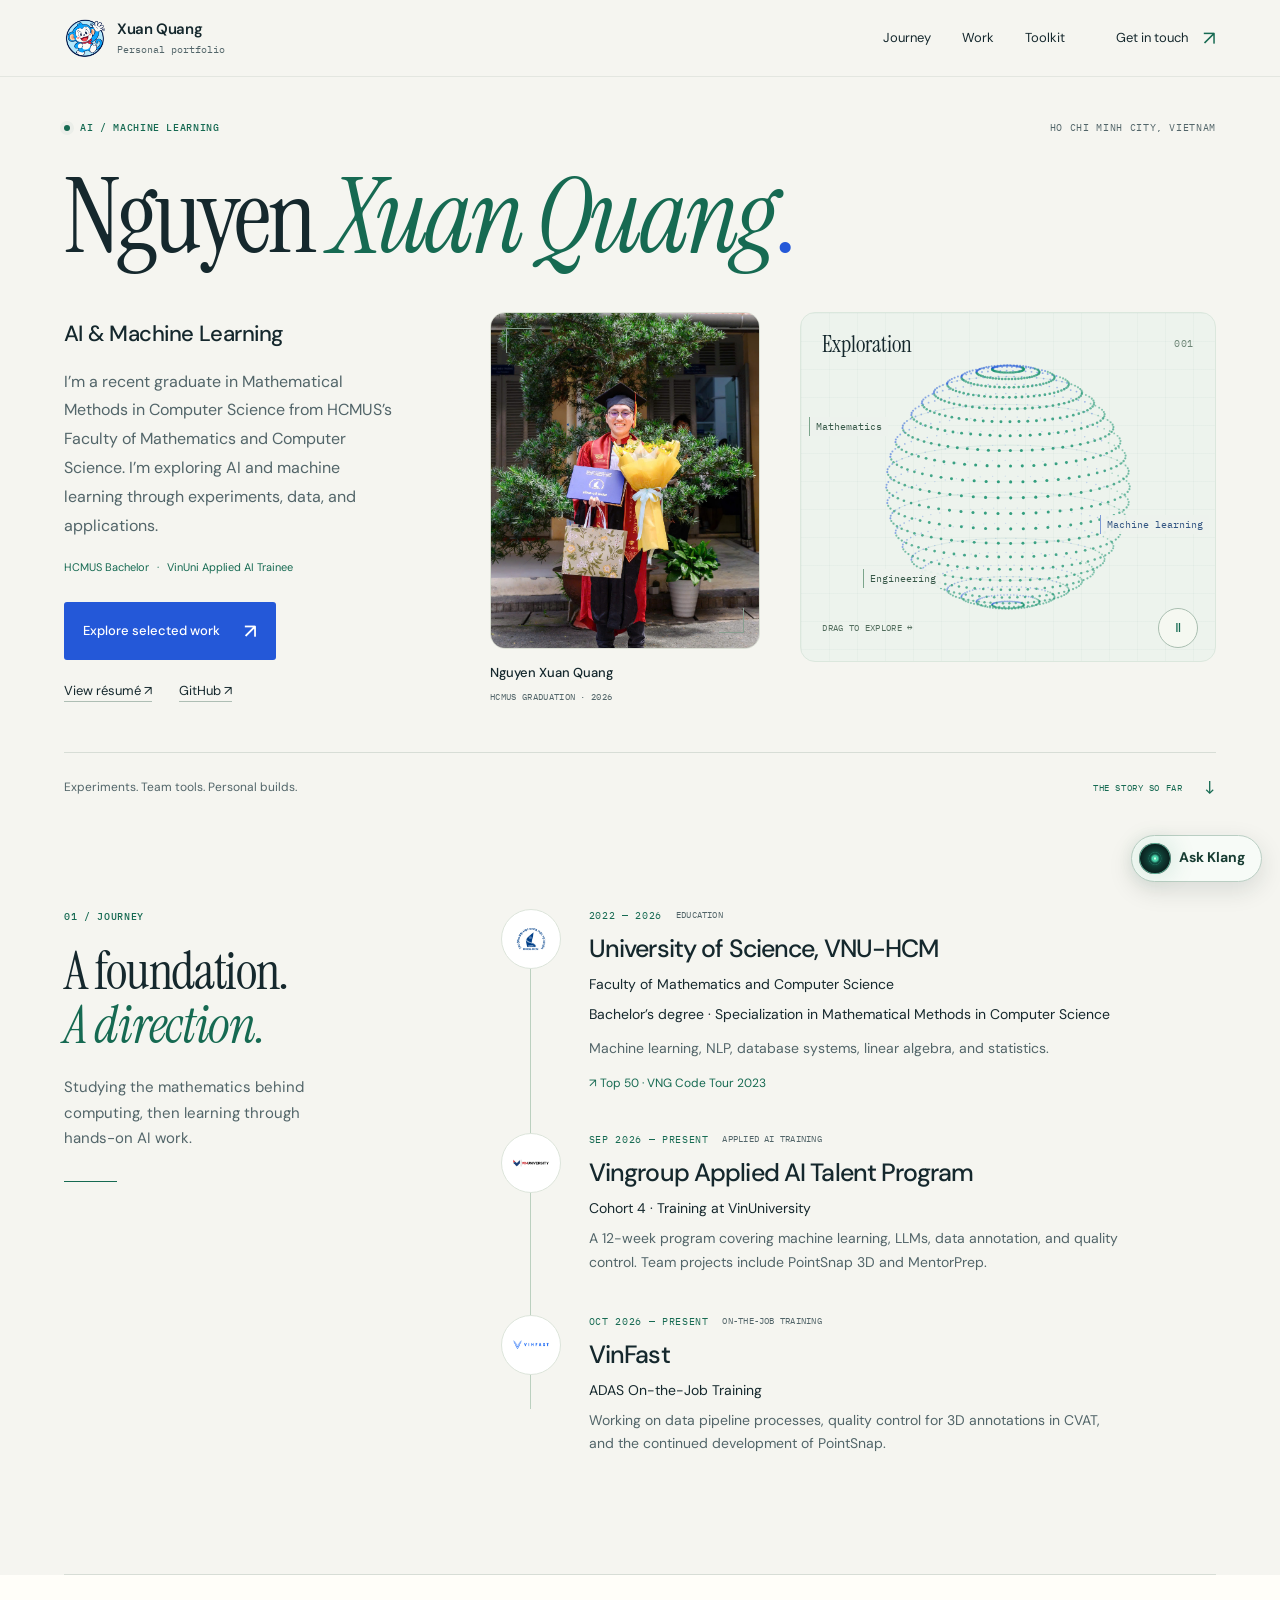
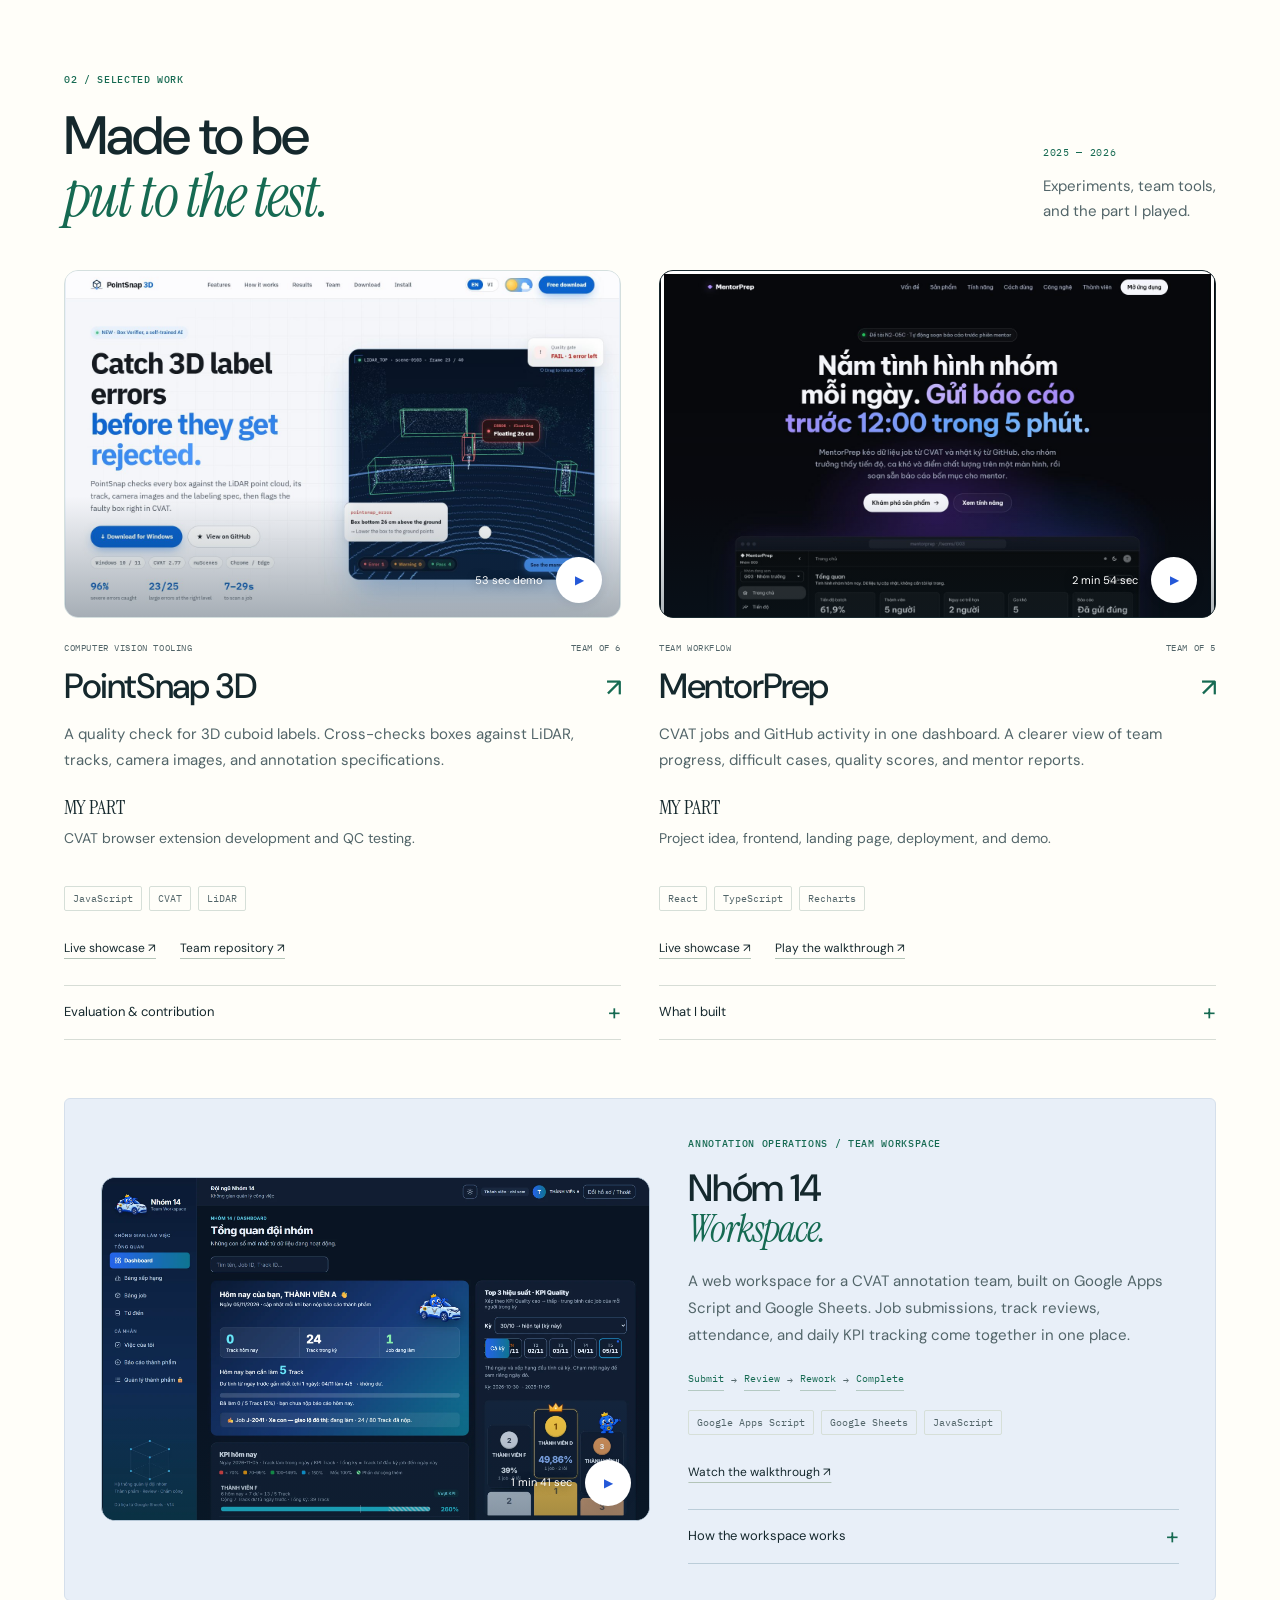
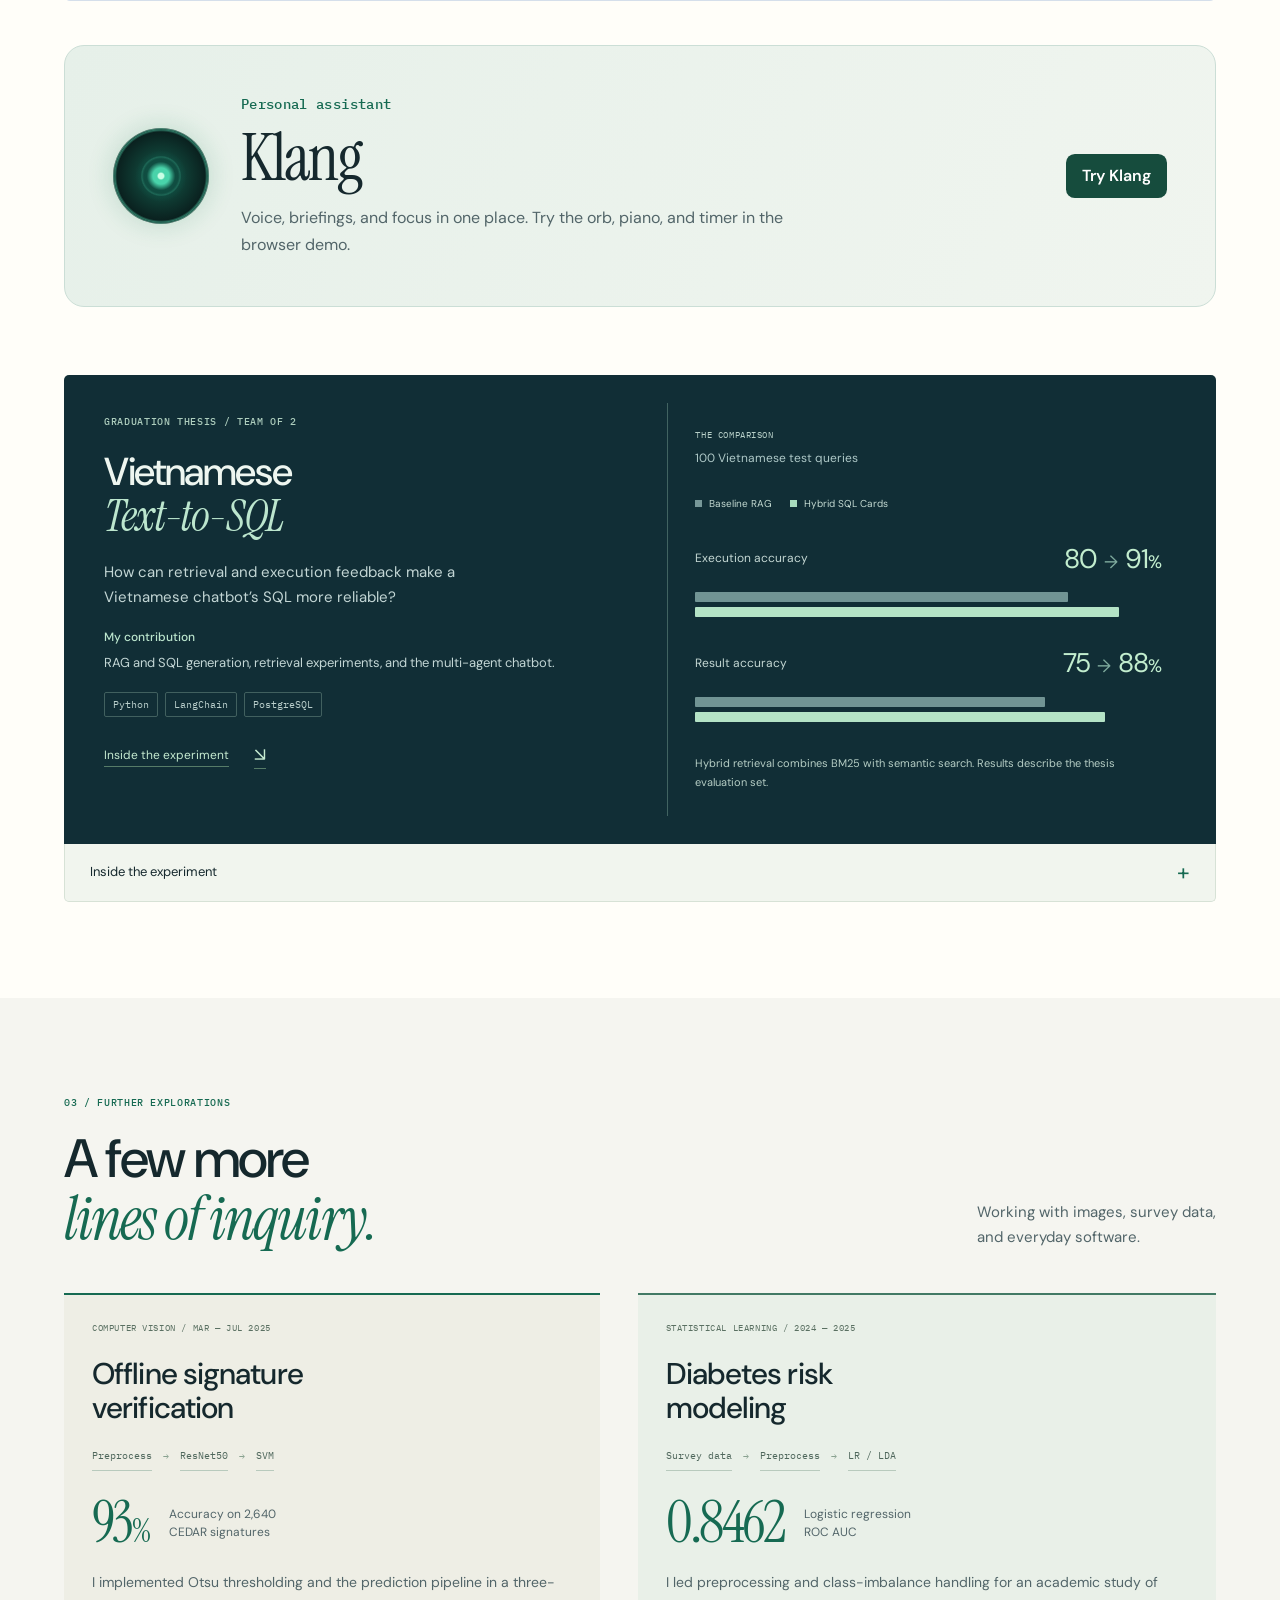
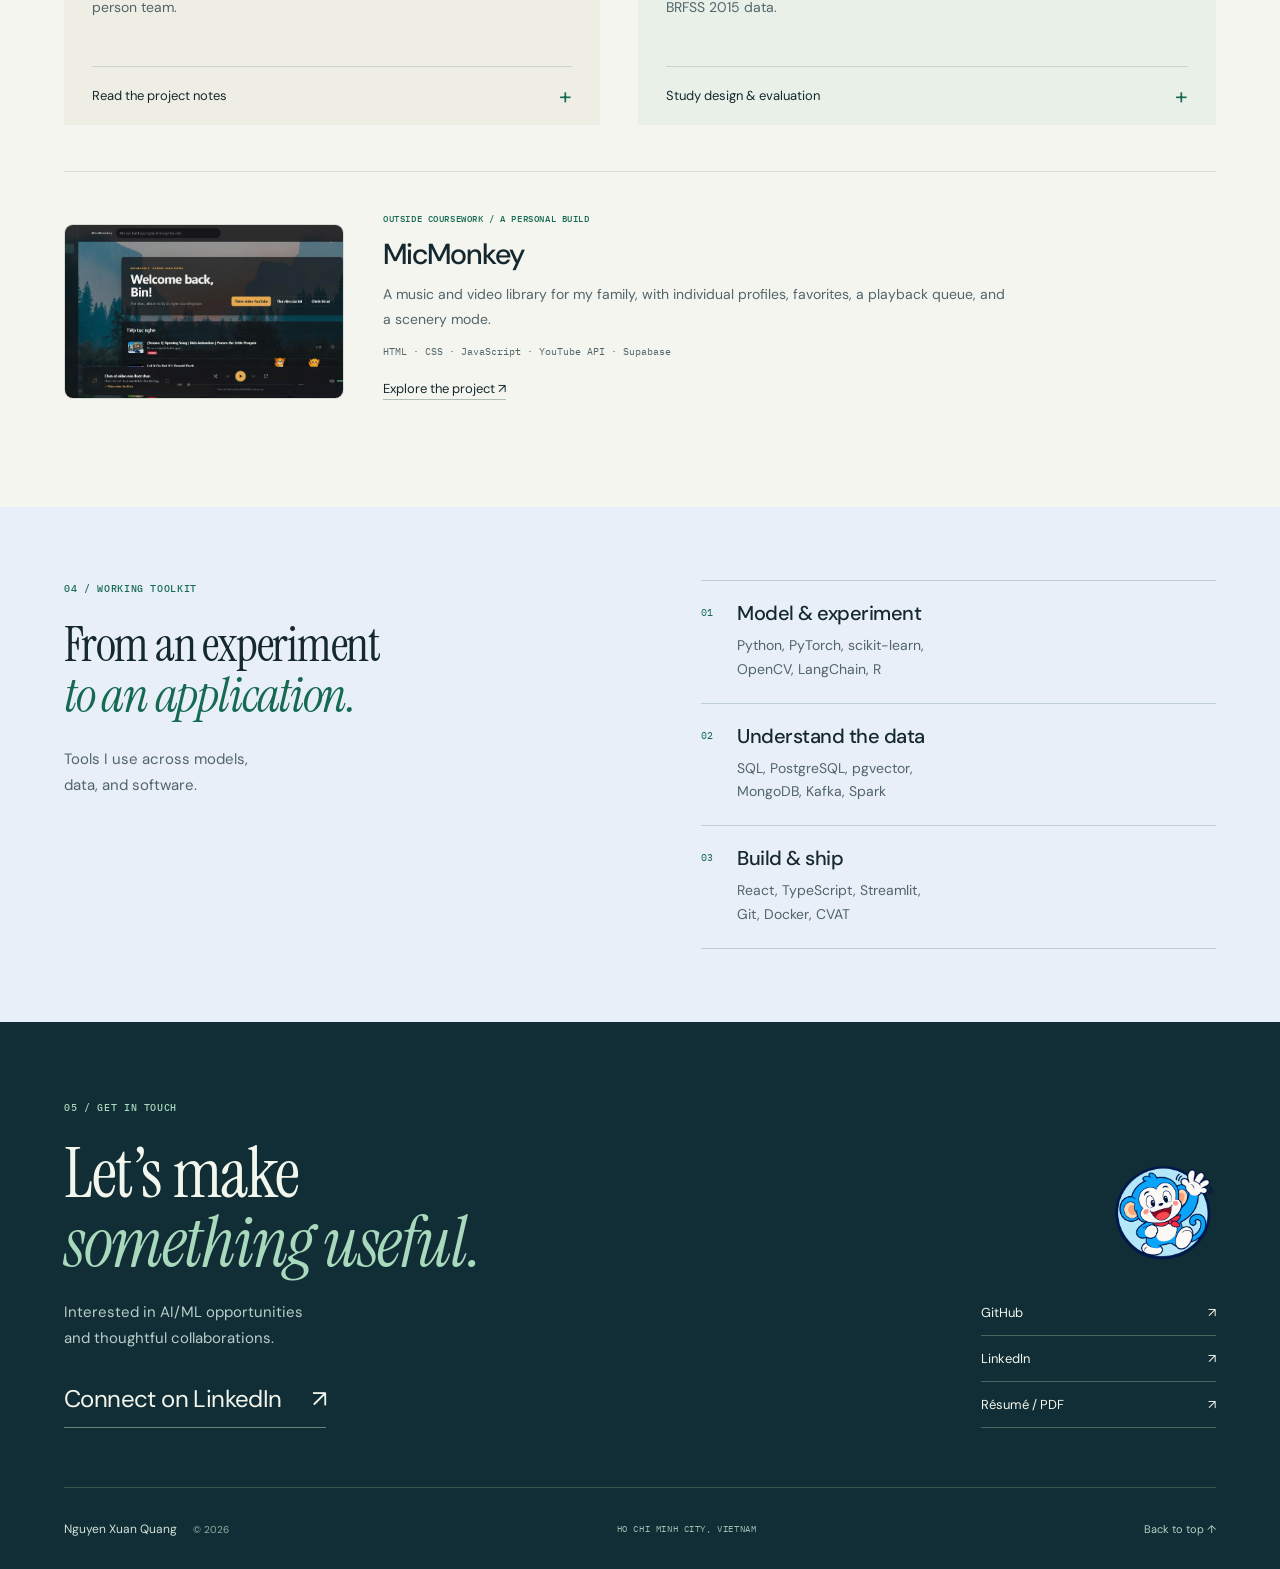
<file: index.html>
<!doctype html>
<html lang="en">
<head>
  <meta charset="utf-8">
  <meta name="viewport" content="width=device-width,initial-scale=1">
  <meta name="theme-color" content="#F5F5F0">
  <meta name="description" content="Nguyen Xuan Quang — AI and machine learning portfolio. Education, hands-on experience, selected experiments, and product demos.">
  <meta property="og:title" content="Nguyen Xuan Quang — AI / ML">
  <meta property="og:description" content="A foundation in mathematics. An open field in AI. Explore my journey, selected work, and project demos.">
  <meta property="og:type" content="website">
  <meta property="og:url" content="https://quang1104.github.io/">
  <title>Nguyen Xuan Quang — AI / ML</title>
  <link rel="icon" href="assets/quang-logo.png" type="image/png">
  <link rel="preconnect" href="https://fonts.googleapis.com">
  <link rel="preconnect" href="https://fonts.gstatic.com" crossorigin>
  <link href="https://fonts.googleapis.com/css2?family=DM+Sans:wght@400;450;500;550;600;650;700&family=IBM+Plex+Mono:wght@400;500&family=Instrument+Serif:ital@0;1&display=swap" rel="stylesheet">
  <link rel="stylesheet" href="style.css">
  <script src="app.js" defer></script>
  <link rel="stylesheet" href="klang/style.css">
  <script type="module" src="klang/guide.js"></script>
</head>
<body>
<a class="skip-link" href="#main">Skip to content</a>
<header class="header"><div class="header-inner wrap">
  <a class="brand" href="#home" aria-label="Quang, back to top"><img class="brand-logo" src="assets/quang-logo.png" alt="Quang's blue monkey logo" width="42" height="42"><span>Xuan Quang<span class="brand-sub">Personal portfolio</span></span></a>
  <nav aria-label="Main navigation"><a href="#journey">Journey</a><a href="#work">Work</a><a href="#toolkit">Toolkit</a><a class="nav-contact" href="#contact">Get in touch <span aria-hidden="true">↗</span></a></nav>
</div></header>
<main id="main">
<section class="hero wrap" id="home" aria-labelledby="intro-title">
  <div class="hero-index"><p class="eyebrow"><span class="status-dot"></span> AI / MACHINE LEARNING</p><span class="mono">HO CHI MINH CITY, VIETNAM</span></div>
  <h1 id="intro-title">Nguyen <em>Xuan Quang</em><span class="title-dot">.</span></h1>
  <div class="opening-spread">
    <div class="hero-copy">
      <p class="hero-role">AI &amp; Machine Learning</p>
      <p class="hero-intro">I’m a recent graduate in Mathematical Methods in Computer Science from HCMUS’s Faculty of Mathematics and Computer Science. I’m exploring AI and machine learning through experiments, data, and applications.</p>
      <p class="identity-line">HCMUS Bachelor <span>·</span> VinUni Applied AI Trainee</p>
      <a class="button blue" href="#work">Explore selected work <span aria-hidden="true">↗</span></a>
      <div class="hero-links"><a class="text-link" href="assets/Nguyen-Xuan-Quang-CV.pdf" target="_blank" rel="noopener">View résumé ↗</a><a class="text-link" href="https://github.com/Quang1104" target="_blank" rel="noopener">GitHub ↗</a></div>
    </div>
    <figure class="portrait">
      <div class="portrait-frame">
        <img src="assets/portrait.jpg" alt="Nguyen Xuan Quang in graduation attire holding his diploma and a bouquet" width="1703" height="2560" fetchpriority="high">
      </div>
      <figcaption><span>Nguyen Xuan Quang</span><span class="mono">HCMUS GRADUATION · 2026</span></figcaption>
    </figure>
    <figure class="hero-art" aria-label="An interactive geometric point sphere representing an open exploration of AI and machine learning">
      <div class="art-top"><span>Exploration</span><span class="mono">001</span></div>
      <canvas id="sphere" aria-hidden="true"></canvas>
      <span class="sphere-label label-one">Mathematics</span><span class="sphere-label label-two">Machine learning</span><span class="sphere-label label-three">Engineering</span>
      <figcaption><span class="mono">DRAG TO EXPLORE <span aria-hidden="true">↔</span></span><button id="motion-toggle" type="button" aria-label="Pause sphere animation" aria-pressed="false">Ⅱ</button></figcaption>
    </figure>
  </div>
  <div class="hero-foot"><span>Experiments. Team tools. Personal builds.</span><a href="#journey" class="mono">THE STORY SO FAR <span aria-hidden="true">↓</span></a></div>
</section>

<section class="journey wrap section" id="journey" aria-labelledby="journey-title">
  <div class="section-aside"><p class="eyebrow">01 / JOURNEY</p><h2 class="serif" id="journey-title">A foundation.<br><em>A direction.</em></h2><p>Studying the mathematics behind computing, then learning through hands-on AI work.</p><span class="aside-rule" aria-hidden="true"></span></div>
  <div class="timeline">
      <article class="journey-row"><div class="journey-date mono">2022 — 2026<span>EDUCATION</span></div><div class="journey-body"><h3>University of Science, VNU-HCM</h3><p class="journey-role">Faculty of Mathematics and Computer Science</p><p class="degree-line">Bachelor’s degree · Specialization in Mathematical Methods in Computer Science</p><p>Machine learning, NLP, database systems, linear algebra, and statistics.</p><span class="achievement">↗ Top 50 · VNG Code Tour 2023</span></div><a class="institution" href="https://hcmus.edu.vn/" target="_blank" rel="noopener" aria-label="Visit HCMUS"><img src="assets/hcmus.png" alt="HCMUS" width="100" height="100" loading="lazy"></a></article>
      <article class="journey-row"><div class="journey-date mono">SEP 2026 — PRESENT<span>APPLIED AI TRAINING</span></div><div class="journey-body"><h3>Vingroup Applied AI Talent Program</h3><p class="journey-role">Cohort 4 · Training at VinUniversity</p><p>A 12-week program covering machine learning, LLMs, data annotation, and quality control. Team projects include PointSnap 3D and MentorPrep.</p></div><a class="institution" href="https://vinuni.edu.vn/" target="_blank" rel="noopener" aria-label="Visit VinUniversity"><img src="assets/vinuni.png" alt="VinUniversity" width="100" height="100" loading="lazy"></a></article>
      <article class="journey-row"><div class="journey-date mono">OCT 2026 — PRESENT<span>ON-THE-JOB TRAINING</span></div><div class="journey-body"><h3>VinFast</h3><p class="journey-role">ADAS On-the-Job Training</p><p>Working on data pipeline processes, quality control for 3D annotations in CVAT, and the continued development of PointSnap.</p></div><a class="institution" href="https://vinfastauto.com/vn_vi" target="_blank" rel="noopener" aria-label="Visit VinFast"><img src="assets/vinfast.png" alt="VinFast" width="100" height="100" loading="lazy"></a></article></div>
</section>

<section class="work section" id="work" aria-labelledby="work-title"><div class="wrap">
  <div class="section-heading"><div><p class="eyebrow">02 / SELECTED WORK</p><h2 id="work-title">Made to be<br><em>put to the test.</em></h2></div><div class="heading-note"><span class="mono">2025 — 2026</span><p>Experiments, team tools, <br>and the part I played.</p></div></div>
  <div class="project-pair">
      <article class="project" id="pointsnap-project">
        <button class="project-image pointsnap-image" type="button" data-video="pointsnap" aria-label="Play PointSnap 3D demo, 53 seconds"><img src="assets/pointsnap.jpg" alt="PointSnap 3D project interface with LiDAR points and flagged cuboid labels" width="1440" height="900" loading="lazy"><span class="video-chip">53 sec demo <span class="play-icon" aria-hidden="true">▶</span></span></button>
        <div class="project-meta mono"><span>COMPUTER VISION TOOLING</span><span>TEAM OF 6</span></div><h3>PointSnap 3D <span aria-hidden="true">↗</span></h3><p>A quality check for 3D cuboid labels. Cross-checks boxes against LiDAR, tracks, camera images, and annotation specifications.</p><p class="project-role"><span>MY PART</span> CVAT browser extension development and QC testing.</p><div class="tags"><span>JavaScript</span><span>CVAT</span><span>LiDAR</span></div><div class="project-links"><a href="https://pointsnap-3d.vercel.app/" target="_blank" rel="noopener">Live showcase ↗</a><a href="https://github.com/imvhuy/PointSnap-3D-Tool" target="_blank" rel="noopener">Team repository ↗</a></div><details class="project-detail" id="pointsnap-contribution"><summary>Evaluation &amp; contribution <span aria-hidden="true">+</span></summary><p>I developed the browser extension that brings checks into the CVAT workflow and tested its QC results. On five held-out nuScenes scenes with injected errors (4,025 boxes), the team’s tool caught 47 of 49 severe errors and 21 of 23 orientation flips.</p><p class="small-note">Numbers follow the evaluation recorded in my CV. The linked showcase may reflect later versions.</p></details>
      </article>
      <article class="project">
        <button class="project-image mentorprep-image" type="button" data-video="mentorprep" aria-label="Play MentorPrep demo, 2 minutes 54 seconds"><img src="assets/mentorprep.jpg" alt="MentorPrep showcase and team progress dashboard" width="1440" height="900" loading="lazy"><span class="video-chip">2 min 54 sec <span class="play-icon" aria-hidden="true">▶</span></span></button>
        <div class="project-meta mono"><span>TEAM WORKFLOW</span><span>TEAM OF 5</span></div><h3>MentorPrep <span aria-hidden="true">↗</span></h3><p>CVAT jobs and GitHub activity in one dashboard. A clearer view of team progress, difficult cases, quality scores, and mentor reports.</p><p class="project-role"><span>MY PART</span> Project idea, frontend, landing page, deployment, and demo.</p><div class="tags"><span>React</span><span>TypeScript</span><span>Recharts</span></div><div class="project-links"><a href="https://nexus-workspace-demo.vercel.app/showcase" target="_blank" rel="noopener">Live showcase ↗</a><button type="button" data-video="mentorprep">Play the walkthrough ↗</button></div><details class="project-detail"><summary>What I built <span aria-hidden="true">+</span></summary><p>I proposed the idea, built the frontend and landing page, deployed the showcase, and recorded the demo. I also tested the web app and produced annotation data in CVAT. The team system pulls job and activity data together and drafts the report before a mentor session.</p></details>
      </article></div>
  <article class="workspace-project" id="nhom14-workspace" aria-labelledby="nhom14-title">
    <button class="project-image workspace-image" type="button" data-video="nhom14" aria-label="Play Nhóm 14 Workspace demo, 1 minute 41 seconds"><img src="assets/nhom14-dashboard.webp" alt="Nhóm 14 Workspace dashboard showing job progress, daily KPI, and the team leaderboard" width="2160" height="1350" loading="lazy"><span class="video-chip">1 min 41 sec <span class="play-icon" aria-hidden="true">▶</span></span></button>
    <div class="workspace-copy"><p class="eyebrow">ANNOTATION OPERATIONS / TEAM WORKSPACE</p><h3 id="nhom14-title">Nhóm 14<br><em>Workspace.</em></h3><p>A web workspace for a CVAT annotation team, built on Google Apps Script and Google Sheets. Job submissions, track reviews, attendance, and daily KPI tracking come together in one place.</p><div class="workspace-flow" aria-label="Submit, review, rework, and complete"><span>Submit</span><i aria-hidden="true">→</i><span>Review</span><i aria-hidden="true">→</i><span>Rework</span><i aria-hidden="true">→</i><span>Complete</span></div><div class="tags"><span>Google Apps Script</span><span>Google Sheets</span><span>JavaScript</span></div><div class="project-links"><button type="button" data-video="nhom14">Watch the walkthrough ↗</button></div><details class="project-detail"><summary>How the workspace works <span aria-hidden="true">+</span></summary><p>Members submit annotation output by job and track their own tasks. Reviewers return tracks with issue notes, recheck corrections, and mark completed work. Admins assign jobs, configure daily KPI, manage attendance, and review weekly progress.</p><p>The app keeps a change history and uses revision checks to reduce conflicting edits. Separate member, reviewer, and admin flows support the team’s annotation process, while performance and discipline leaderboards make progress visible.</p></details></div>
  </article>
  <noscript><p class="nojs-videos">Project videos: <a href="assets/pointsnap-demo.mp4">PointSnap 3D</a> · <a href="assets/mentorprep-demo.mp4">MentorPrep</a> · <a href="assets/nhom14-demo.mp4">Nhóm 14 Workspace</a></p></noscript>
  <article class="klang-card" id="klang-project" aria-labelledby="klang-project-title">
    <div class="klang-card-copy">
      <div class="klang-mark" aria-hidden="true"></div>
      <div>
        <p class="klang-kicker">Personal assistant</p>
        <h3 id="klang-project-title">Klang</h3>
        <p>Voice, briefings, and focus in one place. Try the orb, piano, and timer in the browser demo.</p>
      </div>
    </div>
    <a class="klang-card-link" href="klang/">Try Klang</a>
  </article>
  <article class="featured-project">
    <div class="feature-copy"><p class="eyebrow">GRADUATION THESIS / TEAM OF 2</p><h3>Vietnamese<br><em>Text-to-SQL</em></h3><p class="feature-description">How can retrieval and execution feedback make a Vietnamese chatbot’s SQL more reliable?</p><p class="project-role"><span>My contribution</span> RAG and SQL generation, retrieval experiments, and the multi-agent chatbot.</p><div class="tags"><span>Python</span><span>LangChain</span><span>PostgreSQL</span></div><a href="#thesis-notes" class="light-link" data-expand="thesis-notes">Inside the experiment <span aria-hidden="true">↘</span></a></div>
    <div class="experiment"><div class="experiment-top"><span class="mono">THE COMPARISON</span><span class="scope-note">100 Vietnamese test queries</span></div><div class="chart-key"><span><i class="key-baseline"></i>Baseline RAG</span><span><i class="key-hybrid"></i>Hybrid SQL Cards</span></div><div class="chart" aria-label="Execution accuracy: baseline 80 percent, Hybrid SQL Cards 91 percent. Result accuracy: baseline 75 percent, Hybrid SQL Cards 88 percent."><div class="chart-group"><div class="chart-label"><span>Execution accuracy</span><strong>80 <i>→</i> 91<span>%</span></strong></div><div class="bar baseline" style="--value:80%"></div><div class="bar hybrid" style="--value:91%"></div></div><div class="chart-group"><div class="chart-label"><span>Result accuracy</span><strong>75 <i>→</i> 88<span>%</span></strong></div><div class="bar baseline" style="--value:75%"></div><div class="bar hybrid" style="--value:88%"></div></div></div><p class="experiment-note">Hybrid retrieval combines BM25 with semantic search. Results describe the thesis evaluation set.</p></div>
  </article>
  <details class="case-notes" id="thesis-notes"><summary>Inside the experiment <span aria-hidden="true">+</span></summary><div class="notes-grid"><div><h4>The question</h4><p>How can a Vietnamese chatbot generate more reliable SQL over a cryptocurrency database?</p><h4>My contribution</h4><p>I owned the RAG / SQL-generation layer and designed four agents: Coordinator, Query Classifier, SQL Generator, and Data Analyst. My teammate built the streaming and ETL pipeline.</p></div><div><h4>The comparison</h4><p>We compared baseline Text-to-SQL RAG, self-reflective RAG with execution feedback, and Hybrid SQL Cards combining BM25 with semantic retrieval.</p><h4>The result</h4><p>Hybrid SQL Cards reached 91% execution accuracy and 88% result accuracy, versus 80% and 75% for baseline retrieval. Average retries decreased from 1.45 to 0.52 per query.</p><p class="small-note">Graduation thesis · Oct 2025 – Feb 2026 · These results describe the thesis test set.</p></div></div></details>
</div></section>

<section class="research section wrap" aria-labelledby="research-title"><div class="research-heading"><div><p class="eyebrow">03 / FURTHER EXPLORATIONS</p><h2 id="research-title">A few more<br><em>lines of inquiry.</em></h2></div><p>Working with images, survey data, <br>and everyday software.</p></div>
  <div class="research-grid">
    <article class="research-card"><p class="mono">COMPUTER VISION / MAR — JUL 2025</p><h3>Offline signature<br>verification</h3><div class="pipeline" aria-label="Image preprocessing, then ResNet50 features, then SVM classification"><span>Preprocess</span><i aria-hidden="true">→</i><span>ResNet50</span><i aria-hidden="true">→</i><span>SVM</span></div><div class="research-result"><strong>93<span>%</span></strong><p>Accuracy on 2,640<br>CEDAR signatures</p></div><p class="research-summary">I implemented Otsu thresholding and the prediction pipeline in a three-person team.</p><details class="work-row"><summary><span>Read the project notes</span><span class="row-plus" aria-hidden="true">+</span></summary><div class="row-content"><p>ResNet50 features with an SVM classifier for offline signature verification. In a team of three, I implemented Otsu thresholding and built the end-to-end prediction pipeline.</p><p>The project reported 93% accuracy on 2,640 CEDAR signatures. <span class="inline-tech">Python / OpenCV / ResNet50 / SVM</span></p></div></details></article>
    <article class="research-card diabetes-card"><p class="mono">STATISTICAL LEARNING / 2024 — 2025</p><h3>Diabetes risk<br>modeling</h3><div class="pipeline" aria-label="Survey data, then preprocessing and training-set oversampling, then Logistic Regression or LDA"><span>Survey data</span><i aria-hidden="true">→</i><span>Preprocess</span><i aria-hidden="true">→</i><span>LR / LDA</span></div><div class="research-result"><strong>0.8462</strong><p>Logistic regression<br>ROC AUC</p></div><p class="research-summary">I led preprocessing and class-imbalance handling for an academic study of BRFSS 2015 data.</p><details class="work-row"><summary><span>Study design &amp; evaluation</span><span class="row-plus" aria-hidden="true">+</span></summary><div class="row-content diabetes-study"><p class="eyebrow">CDC DIABETES HEALTH INDICATORS / TEAM OF 6</p><p>A retrospective statistical learning project starting from 253,680 BRFSS 2015 survey records. The target combines prediabetes and diabetes into one class, compared with no diabetes.</p><div class="diabetes-method"><div><h4>My contribution</h4><p>I led data preprocessing, including removing 23,899 duplicate records and handling class imbalance.</p></div><div><h4>Study design</h4><p>After preprocessing, the team used a 70/30 split: 112,944 training rows and 48,372 test rows. Only the training set was oversampled, bringing the minority class to half the majority-class size.</p></div></div><div class="evaluation-table-wrap"><table class="evaluation-table"><caption>Results reported in the project evaluation</caption><thead><tr><th scope="col">Model</th><th scope="col">ROC AUC</th><th scope="col">Sensitivity</th><th scope="col">Specificity</th></tr></thead><tbody><tr><th scope="row">Logistic regression</th><td>0.8462</td><td>79.56%</td><td>73.06%</td></tr><tr><th scope="row">LDA</th><td>0.8451</td><td>79.72%</td><td>72.59%</td></tr></tbody></table></div><p class="small-note">Logistic regression AUC: 95% CI 0.8419–0.8506. Source: team final report, pp. 20–22. This is an academic evaluation on survey data; AUC describes ranking performance, not the percentage of correct predictions.</p><p class="inline-tech">R / Exploratory Data Analysis / Logistic Regression / LDA / Class Imbalance</p></div></details></article>
  </div>
  <article class="side-build"><a class="side-build-image" href="https://web-nhac-five.vercel.app/#library" target="_blank" rel="noopener"><img src="assets/web-nhac.jpg" alt="MicMonkey music library interface" width="1440" height="900" loading="lazy"></a><div><p class="eyebrow">OUTSIDE COURSEWORK / A PERSONAL BUILD</p><h3>MicMonkey</h3><p>A music and video library for my family, with individual profiles, favorites, a playback queue, and a scenery mode.</p><p class="inline-tech">HTML · CSS · JavaScript · YouTube API · Supabase</p><a class="text-link" href="https://web-nhac-five.vercel.app/#library" target="_blank" rel="noopener">Explore the project ↗</a></div></article>
</section>

<section class="toolkit section" id="toolkit" aria-labelledby="toolkit-title"><div class="wrap toolkit-inner"><div><p class="eyebrow">04 / WORKING TOOLKIT</p><h2 class="serif" id="toolkit-title">From an experiment<br><em>to an application.</em></h2><p class="toolkit-intro">Tools I use across models, <br>data, and software.</p></div><div class="toolkit-list"><div><span class="tool-number mono">01</span><div><h3>Model &amp; experiment</h3><p>Python, PyTorch, scikit-learn, <br>OpenCV, LangChain, R</p></div></div><div><span class="tool-number mono">02</span><div><h3>Understand the data</h3><p>SQL, PostgreSQL, pgvector, <br>MongoDB, Kafka, Spark</p></div></div><div><span class="tool-number mono">03</span><div><h3>Build &amp; ship</h3><p>React, TypeScript, Streamlit, <br>Git, Docker, CVAT</p></div></div></div></div></section>

<section class="contact" id="contact" aria-labelledby="contact-title"><div class="wrap"><div class="contact-inner"><div><p class="eyebrow">05 / GET IN TOUCH</p><h2 id="contact-title">Let’s make<br><em>something useful.</em></h2><p>Interested in AI/ML opportunities<br>and thoughtful collaborations.</p><a class="contact-email" href="https://www.linkedin.com/in/quangxuan-nguyen/" target="_blank" rel="noopener">Connect on LinkedIn <span aria-hidden="true">↗</span></a></div><div class="contact-aside"><img class="contact-mascot" src="assets/quang-logo.png" alt="Quang’s blue monkey mascot waving hello" width="106" height="106" loading="lazy"><a href="https://github.com/Quang1104" target="_blank" rel="noopener">GitHub <span>↗</span></a><a href="https://www.linkedin.com/in/quangxuan-nguyen/" target="_blank" rel="noopener">LinkedIn <span>↗</span></a><a href="assets/Nguyen-Xuan-Quang-CV.pdf" target="_blank" rel="noopener">Résumé / PDF <span>↗</span></a></div></div><footer class="footer"><a href="#home">Nguyen Xuan Quang <span>© 2026</span></a><span class="mono">HO CHI MINH CITY, VIETNAM</span><a href="#home">Back to top ↑</a></footer></div></section>
</main>
<dialog id="video-dialog" aria-labelledby="video-title"><div class="dialog-top"><div><p class="eyebrow">PROJECT WALKTHROUGH</p><h2 id="video-title">Project demo</h2></div><button class="dialog-close" type="button" aria-label="Close video">×</button></div><video id="project-video" controls playsinline preload="none"></video><div class="dialog-bottom"><span>Original project demo · Vietnamese narration</span><a id="video-download" href="assets/pointsnap-demo.mp4" download>Download video ↓</a></div><p id="video-error" hidden>Playback unavailable in this browser. Use “Download video” to watch the MP4.</p></dialog>
<button class="klang-launcher" id="klang-launcher" type="button" aria-haspopup="dialog" aria-controls="klang-guide" aria-expanded="false" hidden>
  <span class="klang-mark" aria-hidden="true"></span> Ask Klang
</button>
<dialog class="klang-guide" id="klang-guide" aria-labelledby="klang-guide-title">
  <div class="klang-guide-header">
    <div><p class="klang-kicker">Portfolio guide</p><h2 id="klang-guide-title">Ask Klang</h2></div>
    <form method="dialog"><button class="klang-guide-close" type="submit" aria-label="Close Klang guide">×</button></form>
  </div>
  <div class="klang-guide-choices">
    <button type="button" data-guide-answer="project">Show me a featured project</button>
    <button type="button" data-guide-answer="role">What did Quang build for PointSnap?</button>
  </div>
  <div class="klang-guide-answer">
    <p id="guide-reply" role="status">Pick a question to explore Quang’s work.</p>
    <a id="guide-project-link" hidden></a>
  </div>
  <a class="klang-primary" href="klang/">Try Klang</a>
</dialog>
</body>
</html>
</file>
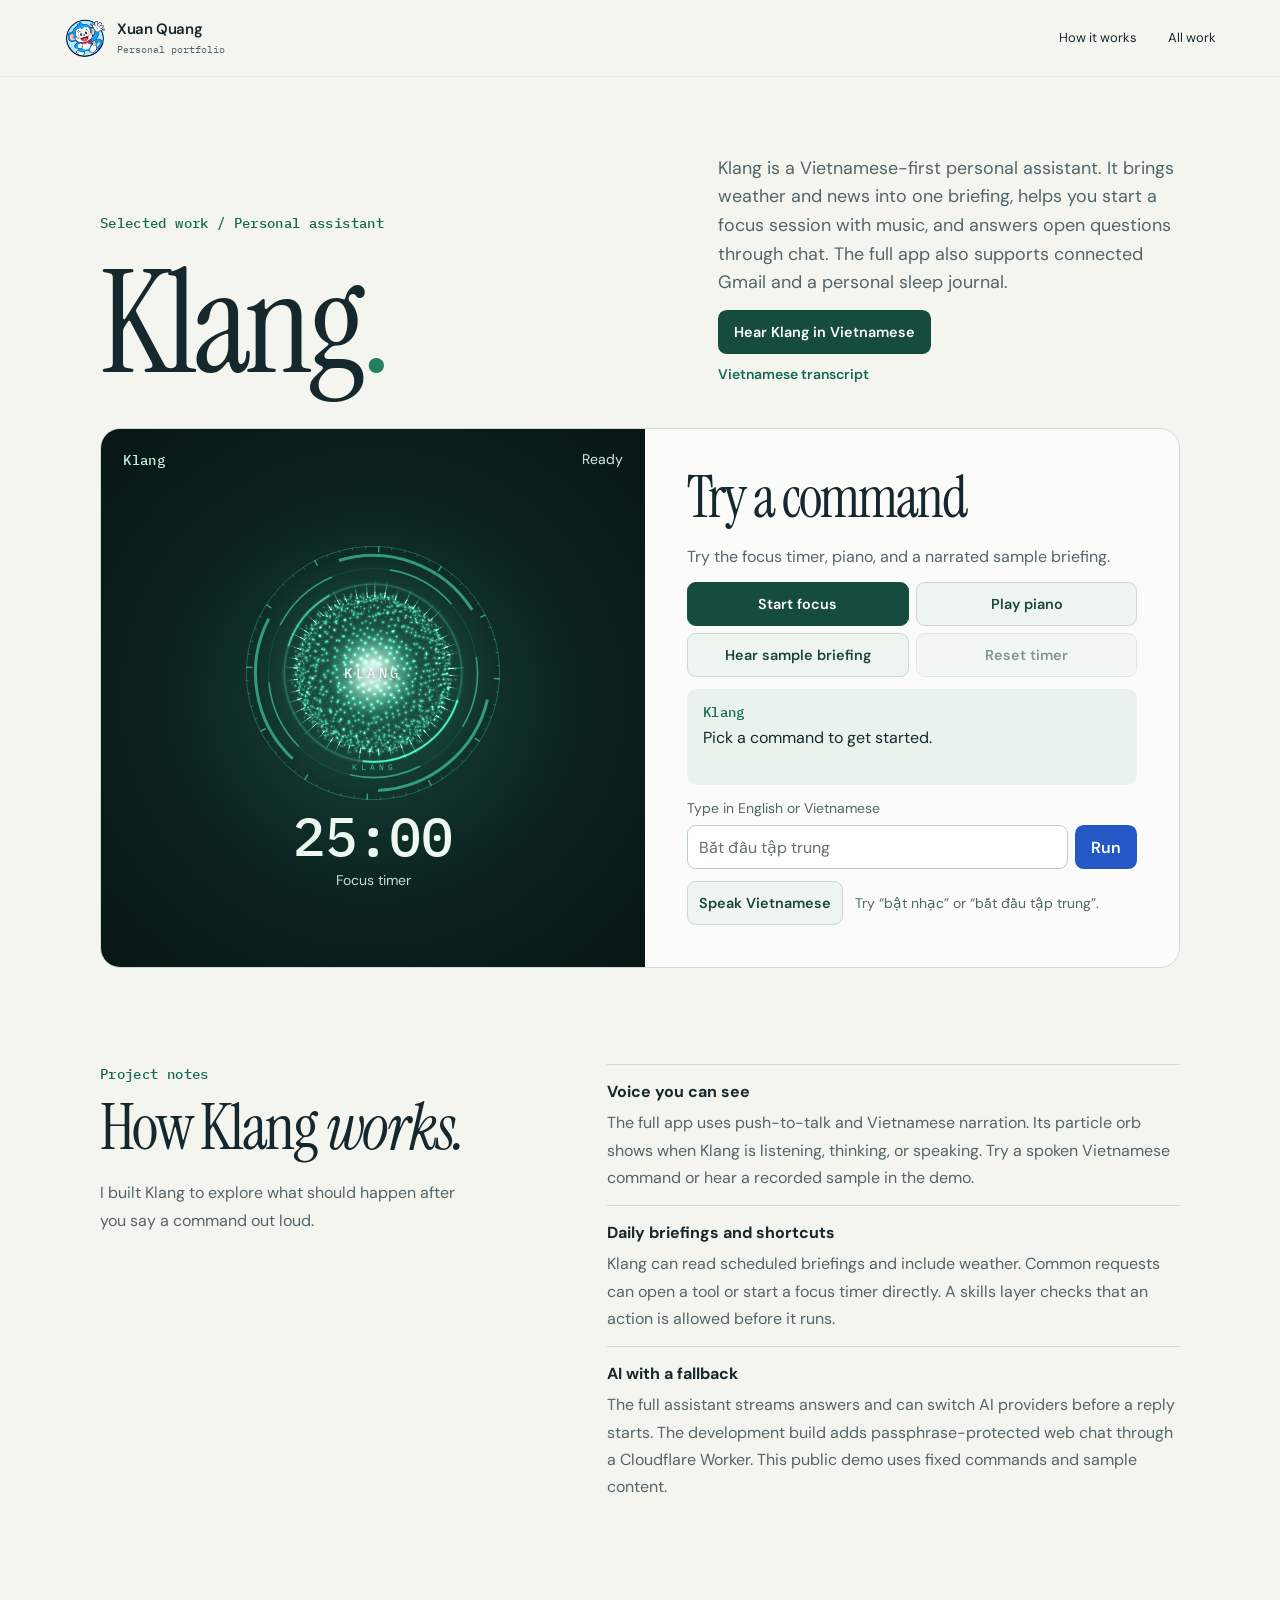
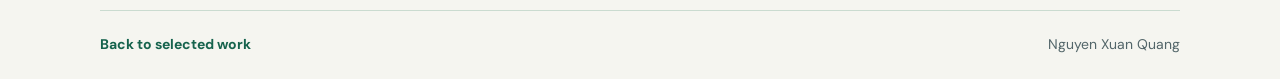
<file: klang/index.html>
<!doctype html>
<html lang="en">
<head>
  <meta charset="utf-8">
  <meta name="viewport" content="width=device-width, initial-scale=1">
  <meta name="theme-color" content="#f5f5f0">
  <meta name="description" content="Meet Klang, Nguyen Xuan Quang’s Vietnamese-first assistant for briefings, focus, and AI chat. Hear it speak and try a voice command.">
  <title>Klang — Nguyen Xuan Quang</title>
  <link rel="icon" href="../assets/quang-logo.png" type="image/png">
  <link rel="preconnect" href="https://fonts.googleapis.com">
  <link rel="preconnect" href="https://fonts.gstatic.com" crossorigin>
  <link href="https://fonts.googleapis.com/css2?family=DM+Sans:wght@400;500;600;700&family=IBM+Plex+Mono:wght@400;500&family=Instrument+Serif:ital@0;1&display=swap" rel="stylesheet">
  <link rel="stylesheet" href="../style.css">
  <link rel="stylesheet" href="./style.css">
  <script type="module" src="./demo.js"></script>
</head>
<body>
  <a class="skip-link" href="#main">Skip to content</a>
  <header class="header klang-page-header"><div class="header-inner wrap">
    <a class="brand" href="../" aria-label="Nguyen Xuan Quang’s portfolio">
      <img class="brand-logo" src="../assets/quang-logo.png" alt="" width="42" height="42">
      <span>Xuan Quang<span class="brand-sub">Personal portfolio</span></span>
    </a>
    <nav aria-label="Project navigation"><a href="#how-it-works">How it works</a><a href="../#work">All work</a></nav>
  </div></header>
  <main class="wrap klang-page" id="main">
    <header class="klang-intro">
      <div>
        <p class="klang-kicker">Selected work / Personal assistant</p>
        <h1>Klang<span>.</span></h1>
      </div>
      <div class="klang-intro-copy">
        <p>Klang is a Vietnamese-first personal assistant. It brings weather and news into one briefing, helps you start a focus session with music, and answers open questions through chat. The full app also supports connected Gmail and a personal sleep journal.</p>
        <button class="klang-primary" type="button" id="intro-button" aria-controls="klang-intro-audio" disabled>Hear Klang in Vietnamese</button>
        <p id="intro-status" role="status" hidden></p>
        <details class="klang-transcript">
          <summary>Vietnamese transcript</summary>
          <p lang="vi">Xin chào, mình là Klang. Mình có thể đọc bản tin, xem thời tiết và giúp bạn vào guồng tập trung. Bạn có thể nói bật nhạc piano, bắt đầu tập trung, hoặc hỏi mình về một chủ đề bạn đang tìm hiểu. Trong bản dùng thử, hãy bấm nút mic và nói bật nhạc. Bạn cũng có thể nghe thử một đoạn bản tin.</p>
        </details>
      </div>
    </header>

    <section class="klang-lab" aria-labelledby="demo-title">
      <div class="klang-stage" data-mode="idle">
        <div class="klang-stage-top"><span class="klang-kicker">Klang</span><span id="stage-state">Ready</span></div>
        <div class="klang-canvas">
          <canvas id="klang-core" aria-hidden="true"></canvas>
          <span class="klang-orb-center" aria-hidden="true">KLANG</span>
        </div>
        <div class="klang-timer" role="timer" aria-label="Time remaining" id="timer">25:00</div>
        <p class="klang-timer-label" id="timer-label">Focus timer</p>
      </div>
      <div class="klang-console">
        <h2 id="demo-title">Try a command</h2>
        <p class="klang-lab-note">Try the focus timer, piano, and a narrated sample briefing.</p>
        <div class="klang-controls">
          <button type="button" id="focus-button" disabled>Start focus</button>
          <button type="button" id="music-button" aria-pressed="false" disabled>Play piano</button>
          <button type="button" id="news-button" aria-controls="klang-briefing-audio" disabled>Hear sample briefing</button>
          <button type="button" id="reset-button" disabled>Reset timer</button>
        </div>
        <div class="klang-output" role="status" aria-atomic="true">
          <p class="klang-kicker">Klang</p>
          <p id="demo-reply">Pick a command to get started.</p>
        </div>
        <form id="demo-command" class="klang-command">
          <label for="command-text">Type in English or Vietnamese</label>
          <div>
            <input id="command-text" maxlength="100" placeholder="Bắt đầu tập trung" autocomplete="off" required disabled>
            <button type="submit" id="command-submit" disabled>Run</button>
          </div>
        </form>
        <div class="klang-voice">
          <button type="button" id="voice-button" aria-describedby="voice-hint" disabled>Speak Vietnamese</button>
          <p id="voice-hint" role="status">Try “bật nhạc” or “bắt đầu tập trung”.</p>
        </div>
        <noscript><p>Enable JavaScript to try the interactive demo.</p></noscript>
      </div>
      <audio id="klang-music" src="./rain-keys.mp3" preload="none" loop></audio>
      <audio id="klang-intro-audio" src="./intro-vi.mp3" preload="none"></audio>
      <audio id="klang-briefing-audio" src="./briefing-vi.mp3" preload="none"></audio>
    </section>

    <section class="klang-case" id="how-it-works" aria-labelledby="case-title">
      <div>
        <p class="klang-kicker">Project notes</p>
        <h2 id="case-title">How Klang <em>works.</em></h2>
        <p class="klang-case-intro">I built Klang to explore what should happen after you say a command out loud.</p>
      </div>
      <dl class="klang-notes">
        <div><dt>Voice you can see</dt><dd>The full app uses push-to-talk and Vietnamese narration. Its particle orb shows when Klang is listening, thinking, or speaking. Try a spoken Vietnamese command or hear a recorded sample in the demo.</dd></div>
        <div><dt>Daily briefings and shortcuts</dt><dd>Klang can read scheduled briefings and include weather. Common requests can open a tool or start a focus timer directly. A skills layer checks that an action is allowed before it runs.</dd></div>
        <div><dt>AI with a fallback</dt><dd>The full assistant streams answers and can switch AI providers before a reply starts. The development build adds passphrase-protected web chat through a Cloudflare Worker. This public demo uses fixed commands and sample content.</dd></div>
      </dl>
    </section>
    <footer class="klang-footer"><a href="../#klang-project">Back to selected work</a><span>Nguyen Xuan Quang</span></footer>
  </main>
</body>
</html>
</file>
<file: style.css>
:root{--paper:#f5f5f0;--ink:#15282d;--muted:#526569;--green:#166a52;--blue:#2458d8;--mint:#e7f0e8;--sky:#e8eff8;--dark:#112e36;--line:#d7ddd6;--serif:'Instrument Serif',Georgia,serif;--sans:'DM Sans',Arial,sans-serif;--mono:'IBM Plex Mono',monospace}
*{box-sizing:border-box}html{scroll-behavior:smooth;scroll-padding-top:105px}body{margin:0;background:var(--paper);color:var(--ink);font:16px/1.7 var(--sans);-webkit-font-smoothing:antialiased}body.modal-open{overflow:hidden}::selection{background:#b7dfc8;color:var(--ink)}h1,h2,h3,h4,p,figure{margin:0}h1,h2,h3{line-height:1.08;letter-spacing:-.035em;font-weight:500}h2{font-size:54px}h2 em,h3 em{font-family:var(--serif);font-weight:400}h4{font-size:15px;font-weight:600}em{font-weight:inherit}img{display:block;max-width:100%}a{color:inherit;text-decoration:none}button{font:inherit;color:inherit;cursor:pointer;border:0}a,button,summary{-webkit-tap-highlight-color:transparent}a:focus-visible,button:focus-visible,summary:focus-visible{outline:3px solid var(--blue);outline-offset:5px}a,button{touch-action:manipulation}.wrap{max-width:1240px;width:calc(100% - 128px);margin:0 auto}.section{padding:96px 0}.mono,.eyebrow{font:10px/1.7 var(--mono);letter-spacing:.065em}.eyebrow{font-weight:500;color:var(--green)}.serif{font-family:var(--serif);font-weight:400;letter-spacing:-.025em}.skip-link{position:fixed;top:-100px;left:16px;z-index:100;background:var(--ink);color:white;padding:10px 20px}.skip-link:focus{top:16px}
.header{position:sticky;top:0;z-index:30;background:#f5f5f0f5;border-bottom:1px solid #d7ddd699;backdrop-filter:blur(14px)}.header-inner{height:76px;display:flex;align-items:center;justify-content:space-between;gap:28px}.brand{display:flex;align-items:center;gap:11px;font-size:15px;font-weight:600;letter-spacing:-.025em;line-height:1.3}.brand-logo{width:42px;height:42px;object-fit:contain}.brand-sub{display:block;font:10px var(--mono);color:var(--muted);margin-top:4px;letter-spacing:0}.header nav{display:flex;gap:31px;align-items:center;font-size:13px}.header nav a{min-height:44px;display:inline-flex;align-items:center;position:relative}.header nav a:after{content:'';position:absolute;left:0;right:0;bottom:7px;height:1px;background:var(--green);transform:scaleX(0);transform-origin:left;transition:transform .2s}.header nav a:hover:after,.header nav a.active:after{transform:scaleX(1)}.nav-contact{margin-left:20px}.nav-contact span{margin-left:15px;color:var(--green);font-size:20px}
.hero{padding-top:42px}.hero-index{display:flex;align-items:center;justify-content:space-between;gap:20px}.hero-index>.mono{color:var(--muted);font-size:10px}.hero-index .eyebrow{display:flex;align-items:center;gap:10px}.status-dot{width:6px;height:6px;border-radius:50%;background:var(--green);box-shadow:0 0 0 4px #166a520b}.hero h1{font:400 clamp(72px,8.2vw,118px)/.98 var(--serif);letter-spacing:-.035em;margin:30px 0 43px;white-space:nowrap}.hero h1 em{color:var(--green)}.title-dot{color:var(--blue)}.opening-spread{display:grid;grid-template-columns:1.04fr .76fr 1.12fr;gap:34px;align-items:start}.hero-copy{padding:7px 0 0}.hero-role{font-size:22px;line-height:1.4;letter-spacing:-.025em;font-weight:500}.hero-intro{font-size:16px;color:var(--muted);line-height:1.8;margin-top:18px;max-width:330px}.identity-line{font-size:11px;color:var(--green);margin-top:19px;line-height:1.6}.identity-line span{margin:0 5px}.button{display:inline-flex;min-height:50px;align-items:center;justify-content:space-between;gap:24px;padding:12px 19px;border-radius:3px;font-size:13px;font-weight:500;transition:transform .2s,background .2s}.button:hover{transform:translateY(-2px)}.button span{font-size:20px}.blue{color:#fff;background:var(--blue)}.blue:hover{background:#1948bb}.hero-copy .button{margin-top:25px}.hero-links{display:flex;gap:27px;margin-top:9px}.text-link{display:inline-flex;min-height:44px;align-items:center;font-size:13px;text-decoration:underline;text-decoration-color:#aebeb4;text-underline-offset:6px}.text-link:hover{color:var(--blue)}.portrait{width:100%;max-width:270px;justify-self:center}.portrait-frame{position:relative;aspect-ratio:4/5;border-radius:15px;overflow:hidden;background:#e9e9df;border:1px solid #d9ded3}.portrait-frame>img{width:100%;height:100%;object-fit:cover}.portrait-frame:before,.portrait-frame:after{content:'';position:absolute;width:24px;height:24px;z-index:1;pointer-events:none;color:#879e8f}.portrait-frame:before{top:15px;left:15px;border-left:1px solid;border-top:1px solid}.portrait-frame:after{bottom:15px;right:15px;border-right:1px solid;border-bottom:1px solid}.portrait figcaption{display:flex;flex-direction:column;gap:6px;margin-top:13px}.portrait figcaption>span:first-child{font-size:13px;font-weight:500}.portrait figcaption .mono{font-size:9px;color:var(--muted);letter-spacing:.035em;line-height:1.5}.hero-art{height:350px;position:relative;min-width:0;border-radius:15px;background-color:#edf3ed;background-image:linear-gradient(#166a5207 1px,transparent 1px),linear-gradient(90deg,#166a5207 1px,transparent 1px);background-size:28px 28px;border:1px solid #dbe7dd;overflow:hidden}.art-top{position:absolute;left:21px;right:21px;top:16px;display:flex;align-items:center;justify-content:space-between;z-index:1}.art-top>span:first-child{font:23px var(--serif)}.art-top .mono{color:#6c8475}#sphere{display:block;width:100%;height:100%;touch-action:pan-y;cursor:grab}#sphere:active{cursor:grabbing}.sphere-label{position:absolute;background:#edf3edec;padding:2px 6px;border-left:1px solid #7ca58c;pointer-events:none;font:10px/1.5 var(--mono);color:#365747}.label-one{top:30%;left:8px}.label-two{right:6px;top:58%;border-color:#7d9bd5;color:#315482}.label-three{left:15%;bottom:21%}.hero-art figcaption{position:absolute;left:21px;right:17px;bottom:13px;display:flex;align-items:center;justify-content:space-between;color:#526d5d}.hero-art figcaption .mono{font-size:9px;letter-spacing:.035em}#motion-toggle{display:flex;align-items:center;justify-content:center;width:40px;height:40px;border:1px solid #a9beb0;border-radius:50%;background:#f5f8f1;color:var(--green);font-size:13px}#motion-toggle:hover{background:white}.hero-foot{display:flex;align-items:center;justify-content:space-between;gap:20px;border-top:1px solid var(--line);margin-top:39px;min-height:70px}.hero-foot>span{font-size:12px;color:var(--muted)}.hero-foot a{min-height:44px;display:flex;align-items:center;gap:22px;font-size:9px;color:var(--green)}.hero-foot a span{font-size:19px}
.journey{display:grid;grid-template-columns:.8fr 1.65fr;gap:90px;border-bottom:1px solid var(--line);padding-top:86px}.section-aside .eyebrow{margin-bottom:20px}.section-aside h2{font-size:52px;line-height:1.03}.section-aside h2 em{color:var(--green)}.section-aside>p:not(.eyebrow){font-size:15px;color:var(--muted);max-width:255px;margin-top:23px}.aside-rule{display:block;width:53px;height:1px;background:var(--green);margin-top:29px}.timeline{position:relative;min-width:0}.timeline:before{content:'';position:absolute;width:1px;left:29px;top:31px;bottom:69px;background:#bbd0bf}.journey-row{position:relative;padding:0 0 39px 88px;min-height:164px}.journey-row:last-child{padding-bottom:0}.journey-date{font-size:10px;color:var(--green);line-height:1.6;display:flex;flex-wrap:wrap;gap:4px 14px;margin-bottom:10px}.journey-date span{color:var(--muted);font-size:9px;letter-spacing:.025em}.institution{position:absolute;left:0;top:1px;width:60px;height:60px;border-radius:50%;background:white;display:grid;place-items:center;padding:8px;border:1px solid #dce4da;transition:transform .2s}.institution:hover{transform:translateY(-2px)}.institution img{width:100%;height:100%;object-fit:contain}.journey-body h3{font-size:25px;line-height:1.2;letter-spacing:-.035em;margin-bottom:10px}.journey-role{color:var(--ink)!important;font-size:14px!important;line-height:1.5!important;margin-bottom:8px}.journey-body>p{font-size:14px;color:var(--muted);line-height:1.7;max-width:530px}.achievement{display:block;font-size:12px;color:var(--green);margin-top:12px}
.work{background:#fffef9}.section-heading,.research-heading{display:flex;justify-content:space-between;align-items:flex-end;gap:30px;margin-bottom:42px}.section-heading .eyebrow,.research-heading .eyebrow{margin-bottom:20px}.section-heading h2,.research-heading h2{font-size:54px;line-height:1.05}.section-heading h2 em,.research-heading h2 em{font-size:1.12em;color:var(--green)}.heading-note{max-width:260px;padding-bottom:3px}.heading-note .mono{font-size:10px;color:var(--green);display:block;margin-bottom:13px}.heading-note p,.research-heading>p{font-size:15px;color:var(--muted);line-height:1.7}.project-pair{display:grid;grid-template-columns:1fr 1fr;gap:38px;align-items:start}.project{min-width:0}.project-image{display:block;padding:0;position:relative;width:100%;aspect-ratio:1.6;border-radius:14px;overflow:hidden;border:1px solid #d4dfde;background:var(--sky)}.project-image>img{width:100%;height:100%;object-fit:contain;transition:transform .45s}.mentorprep-image{background:#080a0e;border-color:#192a30}.project-image:hover>img{transform:scale(1.025)}.project-image:after{content:'';position:absolute;inset:65% 0 0;background:linear-gradient(transparent,#081e2d55);pointer-events:none}.video-chip{position:absolute;right:18px;bottom:14px;display:flex;align-items:center;gap:13px;z-index:1;color:white;font-size:11px;text-shadow:0 1px 8px #0009}.play-icon{display:flex;align-items:center;justify-content:center;width:46px;height:46px;border-radius:50%;background:#fff;color:var(--blue);font-size:12px;text-shadow:none;box-shadow:0 2px 10px #0b233b12;transition:transform .2s}.project-image:hover .play-icon{transform:scale(1.06)}.project-meta{display:flex;justify-content:space-between;gap:12px;font-size:9px;color:var(--muted);margin:22px 0 13px}.project h3{font-size:35px;letter-spacing:-.04em;display:flex;justify-content:space-between;align-items:center;margin-bottom:15px}.project h3>span{font-size:25px;color:var(--green)}.project>p{font-size:15px;color:var(--muted);line-height:1.75}.project-role{font-size:14px!important;line-height:1.7!important;margin-top:20px;min-height:73px}.project-role>span{display:block;font-family:var(--serif);font-size:20px;line-height:1.3;color:var(--ink);margin-bottom:7px}.tags{display:flex;flex-wrap:wrap;gap:7px;margin-top:19px}.tags>span{font:10px/1.5 var(--mono);padding:4px 8px;border:1px solid #d6dfd8;border-radius:2px;color:var(--muted)}.project-links{display:flex;flex-wrap:wrap;gap:9px 24px;margin:16px 0 14px}.project-links>a,.project-links>button{display:inline-flex;align-items:center;min-height:44px;padding:0;background:none;font-size:12px;text-decoration:underline;text-decoration-color:#b3c4b8;text-underline-offset:6px}.project-links>a:hover,.project-links>button:hover{color:var(--blue)}summary{list-style:none;cursor:pointer}summary::-webkit-details-marker{display:none}summary:focus-visible{outline-offset:-3px}.project-detail{border-top:1px solid var(--line);border-bottom:1px solid var(--line)}.project-detail summary{display:flex;justify-content:space-between;align-items:center;gap:14px;min-height:53px;font-size:13px}.project-detail summary>span,.case-notes summary>span,.row-plus{font-size:23px;font-weight:400;line-height:1;color:var(--green);transition:transform .2s}details[open]>summary>span:last-child{transform:rotate(45deg)}.project-detail>p{font-size:14px;color:var(--muted);line-height:1.75;padding:10px 0 19px}.project-detail>p+p{padding-top:0}.small-note{font-size:12px!important;line-height:1.65!important;color:var(--muted)}.nojs-videos{padding:20px 0;font-size:14px}.nojs-videos a{text-decoration:underline}
.featured-project{display:grid;grid-template-columns:1.1fr 1fr;margin-top:68px;background:var(--dark);color:#eef6f0;border-radius:5px 5px 0 0;overflow:hidden}.feature-copy{padding:38px 40px 34px}.feature-copy>.eyebrow{color:#adcdbd;font-size:10px}.feature-copy h3{font-size:39px;margin-top:21px;line-height:1.07}.feature-copy h3 em{font-size:1.15em;color:#bce6ce}.feature-description{font-size:15px;line-height:1.7;color:#c3d6d5;margin-top:19px;max-width:370px}.featured-project .project-role{color:#c3d6d5;min-height:0;margin-top:19px;font-size:13px!important}.featured-project .project-role>span{font-family:var(--sans);font-size:12px;font-weight:500;color:#bce6ce}.featured-project .tags{margin-top:18px}.featured-project .tags>span{color:#bacfcc;border-color:#41605f;font-size:10px}.light-link{display:flex;align-items:center;gap:25px;width:max-content;min-height:44px;font-size:12px;color:#c5ead0;margin-top:16px;text-decoration:underline;text-underline-offset:7px;text-decoration-color:#567c68}.light-link>span{font-size:19px}.experiment{margin:28px 28px 28px 0;padding:24px 27px;border-left:1px solid #416361;display:flex;flex-direction:column;justify-content:center;min-width:0}.experiment-top{display:flex;flex-direction:column;gap:6px}.experiment-top .mono{font-size:9px;color:#b8d0c9}.scope-note{font-size:12px;color:#aec8c7}.chart-key{display:flex;flex-wrap:wrap;gap:9px 18px;margin:26px 0 24px;font-size:10px;color:#c3d9d1}.chart-key>span{display:flex;align-items:center;gap:7px}.chart-key i{display:inline-block;width:7px;height:7px}.key-baseline{background:#779798}.key-hybrid{background:#a9dcbf}.chart-group+.chart-group{margin-top:23px}.chart-label{display:flex;align-items:center;justify-content:space-between;gap:12px;margin-bottom:11px}.chart-label>span{font-size:12px;color:#c4d7d3}.chart-label strong{font-weight:400;font-size:27px;letter-spacing:-.04em;white-space:nowrap;color:#c2edce}.chart-label strong i{font-style:normal;font-size:18px;color:#7eaa9d;margin:0 2px}.chart-label strong>span{font-size:18px}.bar{width:var(--value);height:10px;border-radius:1px;margin-bottom:5px}.baseline{background:#719494}.hybrid{background:#b4e3c6}.experiment-note{font-size:11px;line-height:1.7;color:#b5cdc4;margin-top:27px}.case-notes{background:#f1f5ee;border:1px solid #d7e2d6;border-top:0;border-radius:0 0 5px 5px}.case-notes>summary{padding:17px 25px;min-height:57px;display:flex;justify-content:space-between;align-items:center;font-size:13px}.notes-grid{display:grid;grid-template-columns:1fr 1fr;gap:38px;padding:16px 29px 29px}.notes-grid h4{margin-bottom:9px}.notes-grid p{font-size:14px;line-height:1.8;color:var(--muted);margin-bottom:20px}.notes-grid p:last-child{margin-bottom:0}
.research-grid{display:grid;grid-template-columns:1fr 1.08fr;gap:38px;align-items:start}.research-card{border-top:2px solid var(--green);padding:25px 28px 0;background:#eeeee5;min-width:0}.diabetes-card{background:#e9f0e8;border-color:#427a65}.research-card>.mono{font-size:9px;color:#5a7062;margin-bottom:22px}.research-card h3{font-size:30px;line-height:1.12;letter-spacing:-.03em}.pipeline{display:flex;align-items:center;gap:11px;margin:24px 0 23px;font:10px/1.5 var(--mono);color:#4f675c}.pipeline>span{border-bottom:1px solid #b8cabd;padding-bottom:7px;min-width:0}.pipeline>i{font-style:normal;color:#88a18f;margin-top:-7px}.research-result{display:flex;align-items:center;gap:21px;margin-bottom:18px}.research-result strong{font:400 58px/1 var(--serif);letter-spacing:-.045em;color:var(--green)}.research-result strong>span{font-size:32px}.research-result>p{font-size:12px;line-height:1.55;color:var(--muted)}.research-summary{font-size:14px;line-height:1.75;color:var(--muted);min-height:73px}.work-row{border-top:1px solid #cad5c9;margin-top:23px}.work-row>summary{min-height:58px;display:flex;align-items:center;justify-content:space-between;gap:20px;font-size:13px}.row-content{padding:8px 0 25px;font-size:14px;color:var(--muted);line-height:1.8;min-width:0}.row-content p+p{margin-top:14px}.inline-tech{display:block;font:10px/1.8 var(--mono);color:var(--muted);margin-top:15px}.diabetes-study>.eyebrow{font-size:9px;margin-bottom:12px}.diabetes-method{display:grid;gap:18px;margin-top:23px}.diabetes-method h4{margin-bottom:7px;color:var(--ink);font-size:14px}.diabetes-method p{font-size:13px;line-height:1.75}.evaluation-table-wrap{overflow-x:auto;margin-top:24px;max-width:100%}.evaluation-table{width:100%;border-collapse:collapse;text-align:left;font-size:11px;line-height:1.5}.evaluation-table caption{text-align:left;font-size:11px;color:var(--green);margin-bottom:12px}.evaluation-table th,.evaluation-table td{padding:11px 6px;border-bottom:1px solid #c7d5c7;vertical-align:top}.evaluation-table thead th{font:9px var(--mono);white-space:nowrap;color:#5a6c61}.evaluation-table tbody th{font-weight:500;color:var(--ink);min-width:78px}.evaluation-table tbody td{white-space:nowrap}.evaluation-table tbody tr:first-child td{color:var(--green);font-weight:600}.diabetes-study>.small-note{margin-top:16px}.side-build{display:grid;grid-template-columns:280px 1fr;gap:39px;align-items:center;margin-top:46px;padding-top:39px;border-top:1px solid var(--line)}.side-build-image{display:block;border-radius:9px;overflow:hidden;aspect-ratio:1.6;border:1px solid #d5ddd3}.side-build-image img{width:100%;height:100%;object-fit:cover;transition:transform .35s}.side-build-image:hover img{transform:scale(1.03)}.side-build .eyebrow{font-size:9px;margin-bottom:12px}.side-build h3{font-size:29px;margin-bottom:12px}.side-build p:not(.eyebrow):not(.inline-tech){font-size:14px;color:var(--muted);line-height:1.75;max-width:630px}.side-build .inline-tech{font-size:10px;margin-top:12px}.side-build .text-link{margin-top:6px}
.toolkit{background:var(--sky);padding:73px 0}.toolkit-inner{display:grid;grid-template-columns:1.1fr 1fr;gap:70px;align-items:start}.toolkit .eyebrow{margin-bottom:22px}.toolkit h2{font-size:49px;line-height:1.05}.toolkit h2 em{color:var(--green)}.toolkit-intro{font-size:15px;color:var(--muted);line-height:1.75;margin-top:24px}.toolkit-list{border-top:1px solid #bfcfda}.toolkit-list>div{display:flex;gap:23px;padding:19px 0 21px;border-bottom:1px solid #bfcfda}.tool-number{padding-top:4px;color:var(--green);font-size:10px}.toolkit-list h3{font-size:20px;letter-spacing:-.025em;line-height:1.3;margin-bottom:8px}.toolkit-list p{font-size:14px;line-height:1.7;color:var(--muted)}.contact{padding:77px 0 0;background:var(--dark);color:#f2f6ec}.contact-inner{display:grid;grid-template-columns:1fr 235px;gap:70px;align-items:end;padding-bottom:59px}.contact .eyebrow{color:#a8d9bc;margin-bottom:23px}.contact h2{font:400 70px/.99 var(--serif);letter-spacing:-.02em}.contact h2 em{color:#a8d9bc}.contact p:not(.eyebrow){font-size:15px;line-height:1.7;color:#b7cdca;margin-top:23px}.contact-email{display:inline-flex;align-items:center;gap:30px;font-size:24px;line-height:1.4;letter-spacing:-.025em;margin-top:25px;min-height:52px;border-bottom:1px solid #678778;padding-bottom:7px}.contact-email:hover{color:#addaba}.contact-email>span{font-size:24px}.contact-aside{display:flex;flex-direction:column}.contact-mascot{width:106px;height:106px;object-fit:contain;align-self:flex-end;margin-bottom:25px}.contact-aside>a{display:flex;align-items:center;justify-content:space-between;border-bottom:1px solid #48665f;min-height:46px;font-size:13px}.contact-aside>a:hover{color:#c0eccb}.footer{display:flex;align-items:center;justify-content:space-between;gap:25px;min-height:82px;border-top:1px solid #36564e;font-size:12px;color:#d4e2db}.footer a>span{font-size:10px;color:#93afa5;margin-left:13px}.footer>.mono{font-size:9px;color:#a5bcb4}.footer>a:last-child{font-size:11px;color:#b4d0c3}
dialog{width:min(1040px,calc(100% - 40px));max-height:92dvh;border:1px solid #426260;border-radius:9px;padding:0;background:var(--dark);color:#fff;box-shadow:0 30px 100px #0006}dialog::backdrop{background:#061b24d9;backdrop-filter:blur(10px)}.dialog-top{padding:22px 25px;display:flex;align-items:center;justify-content:space-between;gap:20px}.dialog-top .eyebrow{font-size:9px;color:#acd6bd;margin-bottom:5px}.dialog-top h2{font-size:26px;letter-spacing:-.025em}.dialog-close{width:44px;height:44px;border-radius:50%;display:grid;place-items:center;background:#ffffff12;color:#fff;font-size:29px;line-height:1}.dialog-close:hover{background:#ffffff25}#project-video{display:block;width:100%;max-height:65dvh;background:#000}.dialog-bottom{display:flex;justify-content:space-between;gap:20px;padding:17px 25px;color:#bad0c7;font-size:11px;line-height:1.7}.dialog-bottom a{color:#c1e7c8}#video-error{padding:0 25px 20px;font-size:13px}.editorial-reveal{animation:editorial-enter .6s both}@keyframes editorial-enter{from{opacity:.45;transform:translateY(14px)}to{opacity:1;transform:translateY(0)}}
@media(min-width:1600px){.hero h1{font-size:124px}.opening-spread{gap:42px}.hero-art{height:363px}}
@media(max-width:1150px){.wrap{width:calc(100% - 80px)}.opening-spread{gap:24px;grid-template-columns:1fr .72fr 1.06fr}.hero-role{font-size:20px}.hero-intro{font-size:14px}.hero-art{height:320px}.hero-copy .button{font-size:12px;padding:12px 15px;gap:13px}.identity-line{font-size:10px}.journey{gap:48px;grid-template-columns:.8fr 1.6fr}.journey-body h3{font-size:23px}.section-aside h2{font-size:45px}.project-pair{gap:28px}.project h3{font-size:32px}.project>p{font-size:14px}.feature-copy{padding:32px}.experiment{padding-left:24px;padding-right:0;margin-right:25px}.feature-copy h3{font-size:36px}.chart-label strong{font-size:24px}.chart-label>span{font-size:11px}.research-grid{gap:28px}.research-card{padding-left:23px;padding-right:23px}.research-result{gap:15px}.research-result strong{font-size:53px}.research-result>p{font-size:11px}.pipeline{gap:8px;font-size:9px}.toolkit-inner{gap:40px}.toolkit h2{font-size:45px}}
@media(max-width:900px) and (min-width:701px){.opening-spread{grid-template-columns:1fr .7fr;gap:28px}.hero-art{grid-column:1 / -1;height:285px;max-width:none}.hero-art #sphere{width:380px;max-width:100%;margin:auto}.hero-art .label-one{left:calc(50% - 170px)}.hero-art .label-two{right:calc(50% - 175px)}.hero-art .label-three{left:calc(50% - 130px)}.hero h1{font-size:86px;white-space:normal}.portrait{max-width:235px}.hero-intro{font-size:16px;max-width:400px}.hero-copy{padding-top:15px}.hero-role{font-size:24px}.identity-line{font-size:12px}.hero-copy .button{font-size:13px}.journey{grid-template-columns:1fr;gap:40px}.section-aside{display:grid;grid-template-columns:1fr 1fr;gap:18px 35px;align-items:start}.section-aside>.eyebrow{grid-column:1/-1;margin:0}.section-aside>p:not(.eyebrow){margin:0;max-width:none;align-self:center}.aside-rule{display:none}.timeline{max-width:660px}.featured-project{grid-template-columns:1fr 1fr}.feature-copy{padding:26px}.experiment{margin:25px 20px 25px 0;padding:12px 0 12px 20px}.chart-label{display:block}.chart-label strong{display:block;margin-top:3px}.research-grid{grid-template-columns:1fr 1fr;gap:22px}.research-card{padding:22px 20px 0}.research-card h3{font-size:26px}.research-result{align-items:flex-start;flex-direction:column;gap:10px}.research-result>p br{display:none}.pipeline{flex-wrap:wrap}.toolkit h2{font-size:39px}.toolkit-list h3{font-size:18px}.contact h2{font-size:61px}.contact-inner{grid-template-columns:1fr 185px;gap:45px}.footer>.mono{display:none}}
@media(max-width:700px){html{scroll-padding-top:90px}.wrap{width:calc(100% - 40px)}.section{padding:65px 0}.header-inner{height:70px;gap:14px}.brand{gap:8px;font-size:13px}.brand-logo{width:36px;height:36px}.brand-sub{font-size:9px;margin-top:4px}.header nav{gap:20px;font-size:12px}.header nav a[href='#journey'],.header nav a[href='#toolkit']{display:none}.nav-contact{margin:0}.nav-contact span{display:none}.hero{padding-top:29px}.hero-index>.mono{display:none}.hero-index .eyebrow{font-size:9px}.hero h1{font-size:clamp(63px,14.4vw,90px);line-height:.95;letter-spacing:-.028em;white-space:normal;margin:28px 0 31px;max-width:620px}.hero h1 em{display:block;white-space:nowrap}.hero h1 .title-dot{display:none}.opening-spread{grid-template-columns:1fr;gap:29px}.hero-copy{padding:0;order:0}.hero-role{font-size:23px;line-height:1.35}.hero-intro{font-size:15px;line-height:1.8;max-width:520px;margin-top:15px}.identity-line{font-size:11px;margin-top:16px}.hero-copy .button{font-size:13px;margin-top:22px;padding:13px 18px;gap:26px}.hero-links{margin-top:7px;gap:28px}.hero-art{order:1;height:325px;width:100%;max-width:460px;justify-self:center;border-radius:13px}.art-top{left:19px;right:19px;top:16px}.art-top>span:first-child{font-size:25px}.sphere-label{font-size:10px}.label-one{left:9px;top:31%}.label-two{right:6px}.label-three{left:14%;bottom:23%}.hero-art figcaption{left:19px;right:15px;bottom:12px}.portrait{order:2;display:grid;grid-template-columns:112px 1fr;align-items:center;gap:22px;max-width:none;justify-self:stretch;border-top:1px solid var(--line);padding-top:24px}.portrait-frame{width:112px;aspect-ratio:4/5;border-radius:9px}.portrait-frame:before{top:9px;left:9px;width:15px;height:15px}.portrait-frame:after{bottom:9px;right:9px;width:15px;height:15px}.portrait figcaption{margin:0;gap:10px}.portrait figcaption>span:first-child{font-size:16px}.portrait figcaption .mono{font-size:9px;line-height:1.8;letter-spacing:.025em}.hero-foot{margin-top:25px;min-height:62px;gap:10px}.hero-foot>span{font-size:10px;max-width:160px;line-height:1.6}.hero-foot a{font-size:8px;gap:10px}.hero-foot a span{font-size:17px}.journey{display:block;padding-top:60px}.section-aside .eyebrow{margin-bottom:18px}.section-aside h2{font-size:45px;line-height:1.04}.section-aside>p:not(.eyebrow){max-width:100%;font-size:15px;margin-top:19px}.aside-rule{display:none}.timeline{margin-top:36px}.timeline:before{left:24px;top:24px;bottom:78px}.institution{width:49px;height:49px;padding:7px}.journey-row{padding:0 0 35px 67px;min-height:0}.journey-date{display:block;font-size:9px;margin-bottom:10px;line-height:1.7}.journey-date span{display:block;font-size:8px;margin-top:3px}.journey-body h3{font-size:21px;line-height:1.2;margin-bottom:10px}.journey-role{font-size:13px!important;line-height:1.6!important}.journey-body>p{font-size:13px;line-height:1.75}.achievement{font-size:11px;margin-top:10px}.section-heading,.research-heading{display:block;margin-bottom:31px}.section-heading .eyebrow,.research-heading .eyebrow{margin-bottom:19px}.section-heading h2,.research-heading h2{font-size:40px;line-height:1.05}.heading-note{display:flex;align-items:baseline;gap:20px;max-width:none;margin-top:22px}.heading-note .mono{font-size:9px;margin-bottom:0;white-space:nowrap}.heading-note p,.research-heading>p{font-size:13px;line-height:1.6}.heading-note p br{display:none}.project-pair{grid-template-columns:1fr;gap:39px}.project-image{border-radius:10px}.video-chip{right:13px;bottom:11px;gap:10px;font-size:10px}.play-icon{width:42px;height:42px;font-size:11px}.project-meta{font-size:9px;gap:8px;margin-top:18px;margin-bottom:12px}.project h3{font-size:31px;margin-bottom:13px}.project>p{font-size:15px;line-height:1.75}.project-role{font-size:14px!important;margin-top:18px;min-height:0}.project-role>span{font-size:21px;margin-bottom:7px}.tags{margin-top:18px}.tags>span{font-size:10px}.project-links{gap:8px 22px;margin:11px 0 9px}.project-links>a,.project-links>button{font-size:12px}.project-detail>p{font-size:14px}.featured-project{grid-template-columns:1fr;margin-top:43px}.feature-copy{padding:27px 24px 10px}.feature-copy>.eyebrow{font-size:9px}.feature-copy h3{font-size:37px;margin-top:19px}.feature-description{font-size:15px;margin-top:18px}.featured-project .project-role{font-size:13px!important;margin-top:18px}.light-link{margin-top:14px}.experiment{margin:15px 24px 28px;padding:24px 0 0;border-left:0;border-top:1px solid #416361}.experiment-top{flex-direction:row;flex-wrap:wrap;justify-content:space-between;gap:8px}.experiment-top .mono{font-size:9px}.scope-note{font-size:10px}.chart-key{margin:21px 0 22px;font-size:10px;gap:9px 19px}.chart-label{display:flex}.chart-label>span{font-size:11px}.chart-label strong{font-size:28px}.experiment-note{font-size:11px;margin-top:22px}.case-notes>summary{padding:15px 21px;font-size:13px;min-height:56px}.notes-grid{grid-template-columns:1fr;gap:21px;padding:12px 21px 25px}.notes-grid p{font-size:14px;margin-bottom:17px}.research-heading>p{margin-top:21px}.research-grid{grid-template-columns:1fr;gap:29px}.research-card{padding:23px 22px 0}.research-card>.mono{font-size:8px;letter-spacing:.03em;margin-bottom:19px}.research-card h3{font-size:30px}.pipeline{font-size:9px;gap:10px;margin-top:22px;margin-bottom:22px;flex-wrap:nowrap}.research-result{flex-direction:row;align-items:center;gap:20px}.research-result strong{font-size:56px}.research-result>p{font-size:11px;line-height:1.5}.research-summary{min-height:0;font-size:14px}.work-row{margin-top:21px}.work-row>summary{font-size:12px;min-height:57px}.row-content{font-size:13px;padding-bottom:23px}.diabetes-method p{font-size:13px}.evaluation-table{font-size:10px}.evaluation-table th,.evaluation-table td{padding:10px 5px}.evaluation-table thead th{font-size:8px}.evaluation-table tbody th{min-width:75px}.diabetes-study>.small-note{font-size:11px!important}.side-build{grid-template-columns:1fr;gap:23px;margin-top:34px;padding-top:32px}.side-build-image{max-width:100%;aspect-ratio:1.8}.side-build .eyebrow{font-size:9px;margin-bottom:11px}.side-build h3{font-size:29px}.side-build p:not(.eyebrow):not(.inline-tech){font-size:14px}.side-build .inline-tech{font-size:9px}.toolkit{padding:57px 0}.toolkit-inner{grid-template-columns:1fr;gap:31px}.toolkit .eyebrow{margin-bottom:20px}.toolkit h2{font-size:43px;line-height:1.05}.toolkit-intro{font-size:14px;margin-top:20px}.toolkit-intro br{display:none}.toolkit-list>div{gap:20px;padding:20px 0}.toolkit-list h3{font-size:20px}.toolkit-list p{font-size:14px}.toolkit-list p br{display:none}.contact{padding:57px 0 0}.contact-inner{grid-template-columns:1fr;gap:37px;padding-bottom:36px}.contact .eyebrow{font-size:9px;margin-bottom:22px}.contact h2{font-size:57px;line-height:1.01}.contact p:not(.eyebrow){font-size:14px;margin-top:21px}.contact-email{font-size:19px;gap:17px;min-height:49px;margin-top:22px;max-width:100%}.contact-email>span{font-size:20px}.contact-aside{display:grid;grid-template-columns:1fr 1fr;gap:0 26px;align-items:center}.contact-mascot{grid-row:1 / span 3;grid-column:1;width:94px;height:94px;align-self:center;justify-self:start;margin:0}.contact-aside>a{grid-column:2;font-size:12px;min-height:44px}.footer{min-height:87px;flex-wrap:wrap;gap:9px 16px;padding:20px 0;font-size:11px}.footer a>span{font-size:9px;margin-left:8px}.footer>.mono{display:none}.footer>a:last-child{font-size:10px}dialog{width:calc(100% - 18px);border-radius:7px}.dialog-top{padding:17px 15px}.dialog-top h2{font-size:23px}.dialog-top .eyebrow{font-size:8px}.dialog-close{width:42px;height:42px}.dialog-bottom{padding:14px 15px;font-size:10px;flex-wrap:wrap;gap:8px}#video-error{padding:0 15px 18px;font-size:12px}}
.journey-body .degree-line{color:var(--ink);margin:7px 0 10px;font-size:14px}
.workspace-project{display:grid;grid-template-columns:1.12fr 1fr;gap:38px;align-items:start;margin-top:58px;padding:36px;background:var(--sky);border:1px solid #d5dfeb;border-radius:6px}
.workspace-image{background:#0c1b2d;align-self:center;border-color:#b5c7d7}
.workspace-copy{min-width:0}.workspace-copy>.eyebrow{font-size:10px;margin-bottom:16px}
.workspace-copy h3{font-size:38px;line-height:1.08;margin-bottom:18px}.workspace-copy h3 em{color:var(--green)}
.workspace-copy>p:not(.eyebrow){font-size:15px;color:var(--muted);line-height:1.8}
.workspace-flow{display:flex;align-items:center;flex-wrap:wrap;gap:7px;margin-top:21px;font:10px/1.7 var(--mono);color:var(--green)}
.workspace-flow span{border-bottom:1px solid #b4c9c3;padding-bottom:3px}.workspace-flow i{font-style:normal;color:var(--muted)}
.workspace-copy .project-detail{border-color:#bbcdd9}.workspace-copy .project-links{gap:6px 20px}
@media(max-width:1100px){.workspace-project{padding:26px;gap:26px;grid-template-columns:1fr 1fr}.workspace-copy h3{font-size:33px}}
@media(max-width:760px){.workspace-project{grid-template-columns:1fr;padding:20px;gap:25px;margin-top:38px}.workspace-copy h3{font-size:34px}.workspace-copy>p:not(.eyebrow){font-size:14px}.workspace-copy>.eyebrow{font-size:9px}.workspace-flow{font-size:9px;gap:6px}.workspace-copy .project-links{gap:4px 15px}.workspace-copy .project-links>a,.workspace-copy .project-links>button{font-size:11px}.journey-body .degree-line{font-size:13px}}
@media(prefers-reduced-motion:reduce){html{scroll-behavior:auto}*,*:before,*:after{transition:none!important;animation:none!important}}
@media(max-width:380px){.hero h1{font-size:clamp(48px,15.5vw,63px)}}
</file>
<file: klang/style.css>
.klang-kicker {
  color: var(--green);
  font: 500 .875rem/1.5 var(--mono);
  letter-spacing: .025em;
}

.klang-card {
  display: grid;
  grid-template-columns: minmax(0, 1fr) auto;
  align-items: center;
  gap: 1.5rem;
  margin: 2.75rem 0;
  padding: clamp(1.35rem, 4vw, 3rem);
  border: 1px solid #cbded6;
  border-radius: 1.25rem;
  background: linear-gradient(115deg, #e6f0e9, #f0f5ef);
}

.klang-card-copy { display: flex; align-items: center; gap: clamp(1rem, 3vw, 2rem); }
.klang-card h3 { margin: .2em 0 .24em; font: 400 clamp(2.9rem, 7vw, 4.15rem)/.9 var(--serif); }
.klang-card p:not(.klang-kicker) { color: var(--muted); max-width: 34rem; }

.klang-mark {
  flex: none;
  width: clamp(3.4rem, 8vw, 6rem);
  aspect-ratio: 1;
  border-radius: 50%;
  background:
    radial-gradient(circle, #c9ffe6 0 4%, #49d3aa 6% 12%, #104e42 21%, transparent 38%),
    repeating-radial-gradient(circle, transparent 0 25%, #5ae6bb70 28%, transparent 30% 40%),
    radial-gradient(circle, #155e4d, #0a211f 65%);
  box-shadow: 0 0 1.65rem #167a4f32, inset 0 0 0 1px #78cfb294;
}

.klang-card-link, .klang-primary {
  display: inline-flex;
  align-items: center;
  justify-content: center;
  min-height: 44px;
  padding: .5rem 1rem;
  border-radius: .55rem;
  background: #164c3d;
  color: white;
  font-weight: 600;
  line-height: 1.25;
}

.klang-card-link:hover, .klang-primary:hover { background: #246952; }

.klang-launcher {
  position: fixed;
  inset: auto max(1.15rem, env(safe-area-inset-right)) max(1.15rem, env(safe-area-inset-bottom)) auto;
  z-index: 31;
  display: inline-flex;
  align-items: center;
  gap: .55rem;
  padding: .42rem .95rem .42rem .45rem;
  border: 1px solid #bacec3;
  border-radius: 99px;
  background: #f7fbf7;
  color: #173c32;
  font-size: .875rem;
  font-weight: 700;
  box-shadow: 0 8px 24px #142a2520;
  transition: transform .2s ease, box-shadow .2s ease;
}

.klang-launcher .klang-mark { width: 1.95rem; }
.klang-launcher:hover { transform: translateY(-2px); box-shadow: 0 10px 28px #142a2530; }
.klang-launcher[hidden], .klang-guide [hidden] { display: none; }

.klang-guide {
  position: fixed;
  inset: auto max(1.15rem, env(safe-area-inset-right)) max(1.15rem, env(safe-area-inset-bottom)) auto;
  width: min(24rem, calc(100% - 2.3rem));
  max-width: none;
  max-height: calc(100% - 2.3rem);
  margin: 0;
  padding: 1.3rem;
  color: var(--ink);
  background: #f8faf6;
  border: 1px solid #bacec3;
  border-radius: 1.15rem;
  box-shadow: 0 24px 80px #092e3340;
}

.klang-guide::backdrop { background: #102b2b40; }
.klang-guide-header { display: flex; justify-content: space-between; align-items: start; gap: 1rem; }
.klang-guide h2 { font: 400 2.75rem/1 var(--serif); margin: .2em 0 .3em; }
.klang-guide-close { width: 44px; height: 44px; border-radius: 50%; background: #e2ece4; font-size: 1.35rem; }
.klang-guide-choices { display: grid; gap: .5rem; margin-top: 1rem; }
.klang-guide-choices button, .klang-controls button, .klang-voice button {
  min-height: 44px;
  padding: .57rem .7rem;
  border: 1px solid #cad9d0;
  border-radius: .55rem;
  background: #eef4ee;
  color: #1b463a;
  font-size: .9rem;
  font-weight: 600;
  line-height: 1.25;
}

.klang-guide-choices button { text-align: start; }
.klang-guide-choices button:hover, .klang-controls button:not(:disabled):hover { background: #e0eee3; }
.klang-guide-answer { margin-top: 1rem; padding: .9rem 0; border-top: 1px solid #d6e2d9; line-height: 1.55; }
.klang-guide-answer a { margin-top: .6rem; display: inline-block; font-weight: 700; color: #18624c; text-decoration: underline; }

.klang-page { max-width: 1080px; }
.klang-intro {
  display: grid;
  grid-template-columns: minmax(0, 1fr) minmax(14rem, .8fr);
  align-items: end;
  gap: 2.5rem;
  padding: clamp(2.5rem, 6vw, 5rem) 0 clamp(1.5rem, 4vw, 2.6rem);
}

.klang-intro h1 { font: 400 clamp(5rem, 14vw, 9rem)/.88 var(--serif); margin-top: .18em; }
.klang-intro h1 span { color: #247f61; }
.klang-intro-copy { max-width: 32rem; color: var(--muted); }
.klang-intro-copy > p:first-child { font-size: clamp(1rem, 1.7vw, 1.12rem); line-height: 1.6; }
.klang-intro-copy .klang-primary { margin-top: .8rem; font-size: .9rem; }
.klang-intro-copy .klang-primary:disabled { opacity: .55; }
#intro-status { margin-top: .35rem; font-size: .875rem; }
.klang-transcript { margin-top: .55rem; font-size: .875rem; }
.klang-transcript summary { width: fit-content; cursor: pointer; color: var(--green); font-weight: 600; }
.klang-transcript p { margin-top: .35rem; }

.klang-lab {
  display: grid;
  grid-template-columns: minmax(0, 1.02fr) minmax(0, 1fr);
  border: 1px solid #cbded6;
  border-radius: 1.25rem;
  overflow: hidden;
  background: #fbfcf9;
}

.klang-stage {
  position: relative;
  isolation: isolate;
  display: grid;
  place-content: center;
  justify-items: center;
  align-content: center;
  min-height: 27rem;
  padding: 3.6rem 1rem 1.5rem;
  background: radial-gradient(ellipse at 50% 50%, #184438, #0a211e 56%, #081614);
  color: #edf8f1;
}

.klang-stage::before {
  content: '';
  position: absolute;
  z-index: -1;
  inset: 0;
  background: linear-gradient(180deg, #091a1bb5, #091a1b40 55%, #091a1bea), url('./rainy-study.webp') center / cover;
  opacity: 0;
  transition: opacity .6s ease;
}

.klang-stage[data-mode="focus"]::before, .klang-stage[data-mode="paused"]::before { opacity: .65; }
.klang-stage-top {
  position: absolute;
  inset: 1.2rem 1.4rem auto;
  display: flex;
  justify-content: space-between;
  align-items: center;
  gap: .5rem;
  color: #d4e9de;
  font-size: .875rem;
}

.klang-stage-top .klang-kicker { color: #c4f4de; }
.klang-canvas { width: clamp(11rem, 23vw, 17rem); aspect-ratio: 1; position: relative; }
.klang-canvas canvas { display: block; width: 100%; height: 100%; }
.klang-orb-center {
  position: absolute;
  inset: 50% auto auto 50%;
  translate: -50% -50%;
  font: 500 .875rem/1 var(--mono);
  letter-spacing: .25em;
  text-shadow: 0 1px 7px #052920;
}

.klang-timer { font: 500 clamp(2.2rem, 7vw, 3.4rem)/1 var(--mono); font-variant-numeric: tabular-nums; }
.klang-timer-label { margin-top: .35rem; color: #c6dfd3; font-size: .875rem; }
.klang-console { display: grid; gap: .75rem; align-content: center; padding: clamp(1.25rem, 4vw, 2.6rem); min-width: 0; }
.klang-console h2 { font: 400 clamp(2.4rem, 5vw, 3.55rem)/.96 var(--serif); margin-bottom: .1em; }
.klang-lab-note { color: var(--muted); }
.klang-controls { display: grid; grid-template-columns: repeat(2, minmax(0, 1fr)); gap: .45rem; }
.klang-controls button:first-child { background: #164c3d; color: #fff; border-color: #164c3d; }
.klang-controls button:first-child:not(:disabled):hover { background: #246952; }
.klang-controls button[aria-pressed="true"] { background: #d4e9db; border-color: #8bbba2; }
.klang-controls button:disabled { opacity: .55; cursor: default; }
.klang-output { min-height: 6rem; padding: .8rem 1rem; background: #eaf2ec; border-radius: .65rem; line-height: 1.5; }
.klang-output .klang-kicker { margin-bottom: .2rem; }
.klang-command { display: grid; gap: .25rem; }
.klang-command > label { color: var(--muted); font-size: .875rem; }
.klang-command > div { display: flex; gap: .45rem; }
.klang-command input {
  min-width: 0;
  flex: 1;
  min-height: 2.75rem;
  padding: .44rem .7rem;
  border: 1px solid #b8cfc1;
  border-radius: .55rem;
  background: white;
  color: var(--ink);
  font: inherit;
}

.klang-command input::placeholder { color: #64716d; }
.klang-command button { min-height: 2.75rem; padding: .5rem 1rem; border-radius: .55rem; background: #2458c7; color: white; font-weight: 600; }
.klang-command button:not(:disabled):hover { background: #1946aa; }
.klang-voice { display: flex; align-items: center; flex-wrap: wrap; gap: .4rem .75rem; }
.klang-voice button[aria-pressed="true"] { background: #18624c; border-color: #18624c; color: white; }
.klang-voice button:not(:disabled):hover { border-color: #44856e; }
.klang-voice button:disabled { opacity: .6; cursor: default; }
.klang-voice p { flex: 1 1 10rem; color: var(--muted); font-size: .875rem; line-height: 1.45; overflow-wrap: anywhere; }
.klang-case { display: grid; grid-template-columns: .8fr 1fr; gap: 3rem; padding: clamp(3.2rem, 8vw, 6rem) 0; }
.klang-case h2 { margin: .18em 0 .3em; font: 400 clamp(2.7rem, 6vw, 4rem)/1 var(--serif); }
.klang-case-intro { max-width: 24rem; color: var(--muted); }
.klang-notes { margin: 0; }
.klang-notes > div { padding: .85rem 0; border-top: 1px solid #cadbd0; }
.klang-notes dt { font-weight: 700; }
.klang-notes dd { margin: .25rem 0 0; color: var(--muted); }
.klang-footer { display: flex; flex-wrap: wrap; justify-content: space-between; gap: .5rem 1rem; padding: 1.4rem 0; border-top: 1px solid #cadbd0; color: var(--muted); font-size: .875rem; }
.klang-footer a { color: #16634d; font-weight: 700; }

@media (max-width: 700px) {
  .klang-card { grid-template-columns: 1fr; gap: 1rem; margin: 2rem 0; }
  .klang-card-link { justify-self: start; }
  .klang-card p:not(.klang-kicker) { line-height: 1.5; }
  .klang-card-copy { align-items: start; }
  .klang-intro, .klang-lab, .klang-case { grid-template-columns: 1fr; }
  .klang-intro { gap: .8rem; }
  .klang-case { gap: 1.4rem; }
  .klang-stage { min-height: 20rem; padding-top: 3.25rem; }
  .klang-canvas { width: clamp(11rem, 61vw, 14rem); }
  .klang-page-header nav { gap: .55rem; }
}

@media (prefers-reduced-motion: reduce) {
  .klang-launcher, .klang-stage::before { transition: none; }
}
</file>
